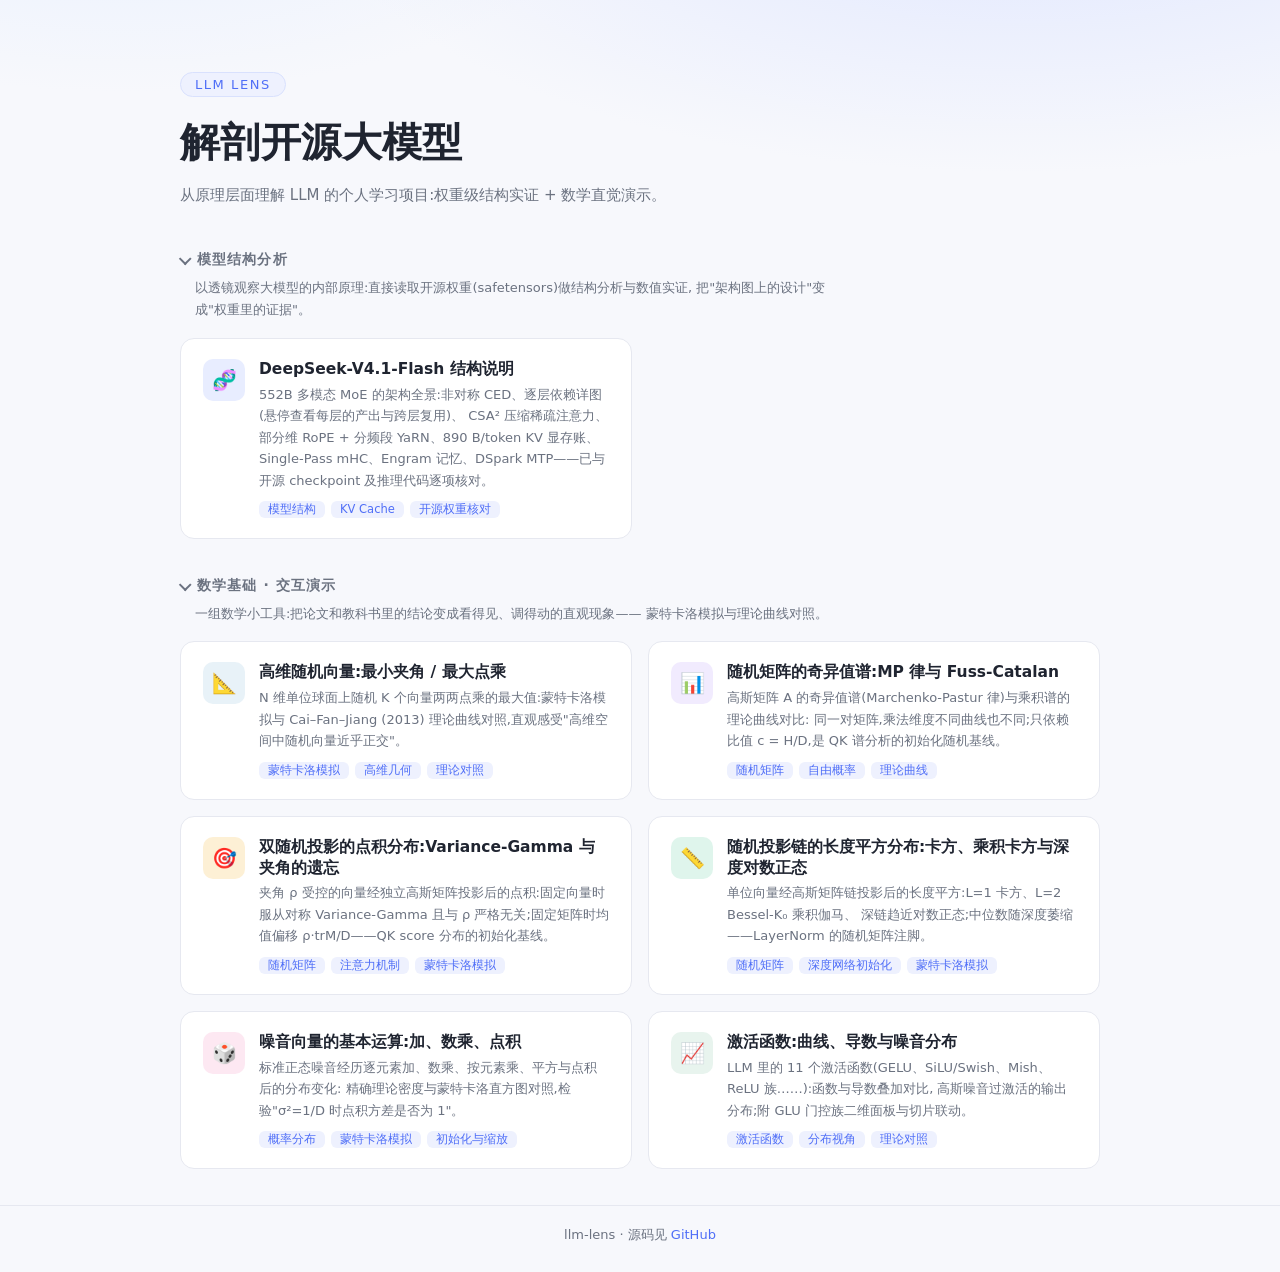
<file: index.html>
<!DOCTYPE html>
<html lang="zh-CN">
<head>
  <meta charset="UTF-8" />
  <meta name="viewport" content="width=device-width, initial-scale=1.0" />
  <title>LLM Lens · 解剖开源大模型</title>
  <style>
    :root {
      --accent: #4f6ef7;
      --accent-soft: #eef1fe;
      --text: #1f2430;
      --text-dim: #6b7280;
      --card-bg: #ffffff;
      --border: #e6e8f0;
    }
    * { margin: 0; padding: 0; box-sizing: border-box; }
    body {
      font-family: "PingFang SC", "Microsoft YaHei", "Segoe UI", system-ui, sans-serif;
      color: var(--text);
      background:
        radial-gradient(1200px 500px at 80% -10%, #dfe6ff 0%, transparent 60%),
        radial-gradient(900px 400px at 10% -10%, #e8f0ff 0%, transparent 55%),
        #f7f8fc;
      min-height: 100vh;
      display: flex;
      flex-direction: column;
    }
    .wrap {
      width: min(920px, 92vw);
      margin: 0 auto;
      flex: 1;
    }
    header {
      padding: 72px 0 40px;
    }
    .eyebrow {
      display: inline-block;
      font-size: 13px;
      letter-spacing: 0.12em;
      color: var(--accent);
      background: var(--accent-soft);
      border: 1px solid #d9e1fd;
      border-radius: 999px;
      padding: 4px 14px;
      margin-bottom: 18px;
    }
    h1 {
      font-size: clamp(28px, 5vw, 40px);
      font-weight: 700;
      letter-spacing: 0.01em;
    }
    .subtitle {
      margin-top: 12px;
      color: var(--text-dim);
      font-size: 15px;
      line-height: 1.8;
      max-width: 680px;
    }
    /* ---- 可折叠分组 ---- */
    .group { margin-bottom: 36px; }
    .group-title {
      display: inline-flex;
      align-items: center;
      gap: 8px;
      font-size: 14px;
      font-weight: 600;
      color: var(--text-dim);
      letter-spacing: 0.08em;
      cursor: pointer;
      list-style: none;
      user-select: none;
      transition: color 0.2s;
    }
    .group-title:hover { color: var(--text); }
    .group-title::-webkit-details-marker { display: none; }
    .group-title::before {
      content: "";
      width: 7px;
      height: 7px;
      border-right: 2px solid currentColor;
      border-bottom: 2px solid currentColor;
      transform: rotate(-45deg) translateY(-1px);
      transition: transform 0.2s;
    }
    .group[open] .group-title { margin-bottom: 16px; }
    .group[open] .group-title::before { transform: rotate(45deg) translateY(-1px); }
    .group-desc {
      margin: -8px 0 16px 15px;
      font-size: 13px;
      color: var(--text-dim);
      line-height: 1.75;
      max-width: 660px;
    }
    /* ---- 卡片网格 ---- */
    .project-grid {
      display: grid;
      grid-template-columns: repeat(auto-fill, minmax(300px, 1fr));
      gap: 16px;
    }
    .card {
      display: flex;
      align-items: flex-start;
      gap: 14px;
      background: var(--card-bg);
      border: 1px solid var(--border);
      border-radius: 14px;
      padding: 20px 22px;
      text-decoration: none;
      color: inherit;
      transition: transform 0.18s ease, box-shadow 0.18s ease, border-color 0.18s ease;
    }
    .card:hover {
      transform: translateY(-3px);
      border-color: #c7d2fb;
      box-shadow: 0 12px 32px rgba(79, 110, 247, 0.12);
    }
    .card-icon {
      flex-shrink: 0;
      width: 42px;
      height: 42px;
      border-radius: 10px;
      display: flex;
      align-items: center;
      justify-content: center;
      font-size: 20px;
    }
    .card-body h3 {
      font-size: 15.5px;
      font-weight: 600;
      line-height: 1.35;
      margin-bottom: 4px;
    }
    .card-body p {
      font-size: 13px;
      color: var(--text-dim);
      line-height: 1.65;
    }
    .tags {
      margin-top: 10px;
      display: flex;
      flex-wrap: wrap;
      gap: 6px;
    }
    .tag {
      font-size: 11.5px;
      color: var(--accent);
      background: var(--accent-soft);
      border-radius: 6px;
      padding: 1px 9px;
    }
    footer {
      border-top: 1px solid var(--border);
      padding: 20px 0 28px;
      font-size: 13px;
      color: var(--text-dim);
      text-align: center;
    }
    footer a {
      color: var(--accent);
      text-decoration: none;
    }
    footer a:hover { text-decoration: underline; }
  </style>
</head>
<body>
  <div class="wrap">
    <header>
      <span class="eyebrow">LLM LENS</span>
      <h1>解剖开源大模型</h1>
      <p class="subtitle">
        从原理层面理解 LLM 的个人学习项目:权重级结构实证 + 数学直觉演示。
      </p>
    </header>

    <main>
      <details class="group" open>
        <summary class="group-title">模型结构分析</summary>
        <p class="group-desc">
          以透镜观察大模型的内部原理:直接读取开源权重(safetensors)做结构分析与数值实证,
          把"架构图上的设计"变成"权重里的证据"。
        </p>
        <div class="project-grid">

          <a class="card" href="web-tools/ds-v4-1-flash-structure/index.html">
            <div class="card-icon" style="background:#e8edff;">🧬</div>
            <div class="card-body">
              <h3>DeepSeek-V4.1-Flash 结构说明</h3>
              <p>
                552B 多模态 MoE 的架构全景:非对称 CED、逐层依赖详图(悬停查看每层的产出与跨层复用)、
                CSA² 压缩稀疏注意力、部分维 RoPE + 分频段 YaRN、890 B/token KV 显存账、
                Single-Pass mHC、Engram 记忆、DSpark MTP——已与开源 checkpoint 及推理代码逐项核对。
              </p>
              <div class="tags">
                <span class="tag">模型结构</span>
                <span class="tag">KV Cache</span>
                <span class="tag">开源权重核对</span>
              </div>
            </div>
          </a>

        </div>
      </details>

      <details class="group" open>
        <summary class="group-title">数学基础 · 交互演示</summary>
        <p class="group-desc">
          一组数学小工具:把论文和教科书里的结论变成看得见、调得动的直观现象——
          蒙特卡洛模拟与理论曲线对照。
        </p>
        <div class="project-grid">

          <a class="card" href="web-tools/orthogonal-demo/index.html">
            <div class="card-icon" style="background:#e8f2f8;">📐</div>
            <div class="card-body">
              <h3>高维随机向量:最小夹角 / 最大点乘</h3>
              <p>
                N 维单位球面上随机 K 个向量两两点乘的最大值:蒙特卡洛模拟与 Cai–Fan–Jiang (2013)
                理论曲线对照,直观感受"高维空间中随机向量近乎正交"。
              </p>
              <div class="tags">
                <span class="tag">蒙特卡洛模拟</span>
                <span class="tag">高维几何</span>
                <span class="tag">理论对照</span>
              </div>
            </div>
          </a>

          <a class="card" href="web-tools/spectrum-demo/index.html">
            <div class="card-icon" style="background:#f1ebfe;">📊</div>
            <div class="card-body">
              <h3>随机矩阵的奇异值谱:MP 律与 Fuss-Catalan</h3>
              <p>
                高斯矩阵 A 的奇异值谱(Marchenko-Pastur 律)与乘积谱的理论曲线对比:
                同一对矩阵,乘法维度不同曲线也不同;只依赖比值 c = H/D,是 QK 谱分析的初始化随机基线。
              </p>
              <div class="tags">
                <span class="tag">随机矩阵</span>
                <span class="tag">自由概率</span>
                <span class="tag">理论曲线</span>
              </div>
            </div>
          </a>

          <a class="card" href="web-tools/proj-dot-demo/index.html">
            <div class="card-icon" style="background:#fdf0d5;">🎯</div>
            <div class="card-body">
              <h3>双随机投影的点积分布:Variance-Gamma 与夹角的遗忘</h3>
              <p>
                夹角 ρ 受控的向量经独立高斯矩阵投影后的点积:固定向量时服从对称 Variance-Gamma
                且与 ρ 严格无关;固定矩阵时均值偏移 ρ·trM/D——QK score 分布的初始化基线。
              </p>
              <div class="tags">
                <span class="tag">随机矩阵</span>
                <span class="tag">注意力机制</span>
                <span class="tag">蒙特卡洛模拟</span>
              </div>
            </div>
          </a>

          <a class="card" href="web-tools/proj-len-demo/index.html">
            <div class="card-icon" style="background:#dff5ec;">📏</div>
            <div class="card-body">
              <h3>随机投影链的长度平方分布:卡方、乘积卡方与深度对数正态</h3>
              <p>
                单位向量经高斯矩阵链投影后的长度平方:L=1 卡方、L=2 Bessel-K₀ 乘积伽马、
                深链趋近对数正态;中位数随深度萎缩——LayerNorm 的随机矩阵注脚。
              </p>
              <div class="tags">
                <span class="tag">随机矩阵</span>
                <span class="tag">深度网络初始化</span>
                <span class="tag">蒙特卡洛模拟</span>
              </div>
            </div>
          </a>

          <a class="card" href="web-tools/noise-ops-demo/index.html">
            <div class="card-icon" style="background:#fde8f2;">🎲</div>
            <div class="card-body">
              <h3>噪音向量的基本运算:加、数乘、点积</h3>
              <p>
                标准正态噪音经历逐元素加、数乘、按元素乘、平方与点积后的分布变化:
                精确理论密度与蒙特卡洛直方图对照,检验"σ²=1/D 时点积方差是否为 1"。
              </p>
              <div class="tags">
                <span class="tag">概率分布</span>
                <span class="tag">蒙特卡洛模拟</span>
                <span class="tag">初始化与缩放</span>
              </div>
            </div>
          </a>

          <a class="card" href="web-tools/activation-demo/index.html">
            <div class="card-icon" style="background:#e8f4ee;">📈</div>
            <div class="card-body">
              <h3>激活函数:曲线、导数与噪音分布</h3>
              <p>
                LLM 里的 11 个激活函数(GELU、SiLU/Swish、Mish、ReLU 族……):函数与导数叠加对比,
                高斯噪音过激活的输出分布;附 GLU 门控族二维面板与切片联动。
              </p>
              <div class="tags">
                <span class="tag">激活函数</span>
                <span class="tag">分布视角</span>
                <span class="tag">理论对照</span>
              </div>
            </div>
          </a>

        </div>
      </details>
    </main>
  </div>

  <footer>
    <div class="wrap">
      llm-lens · 源码见 <a href="https://github.com/treert/llm-lens">GitHub</a>
    </div>
  </footer>
</body>
</html>
</file>
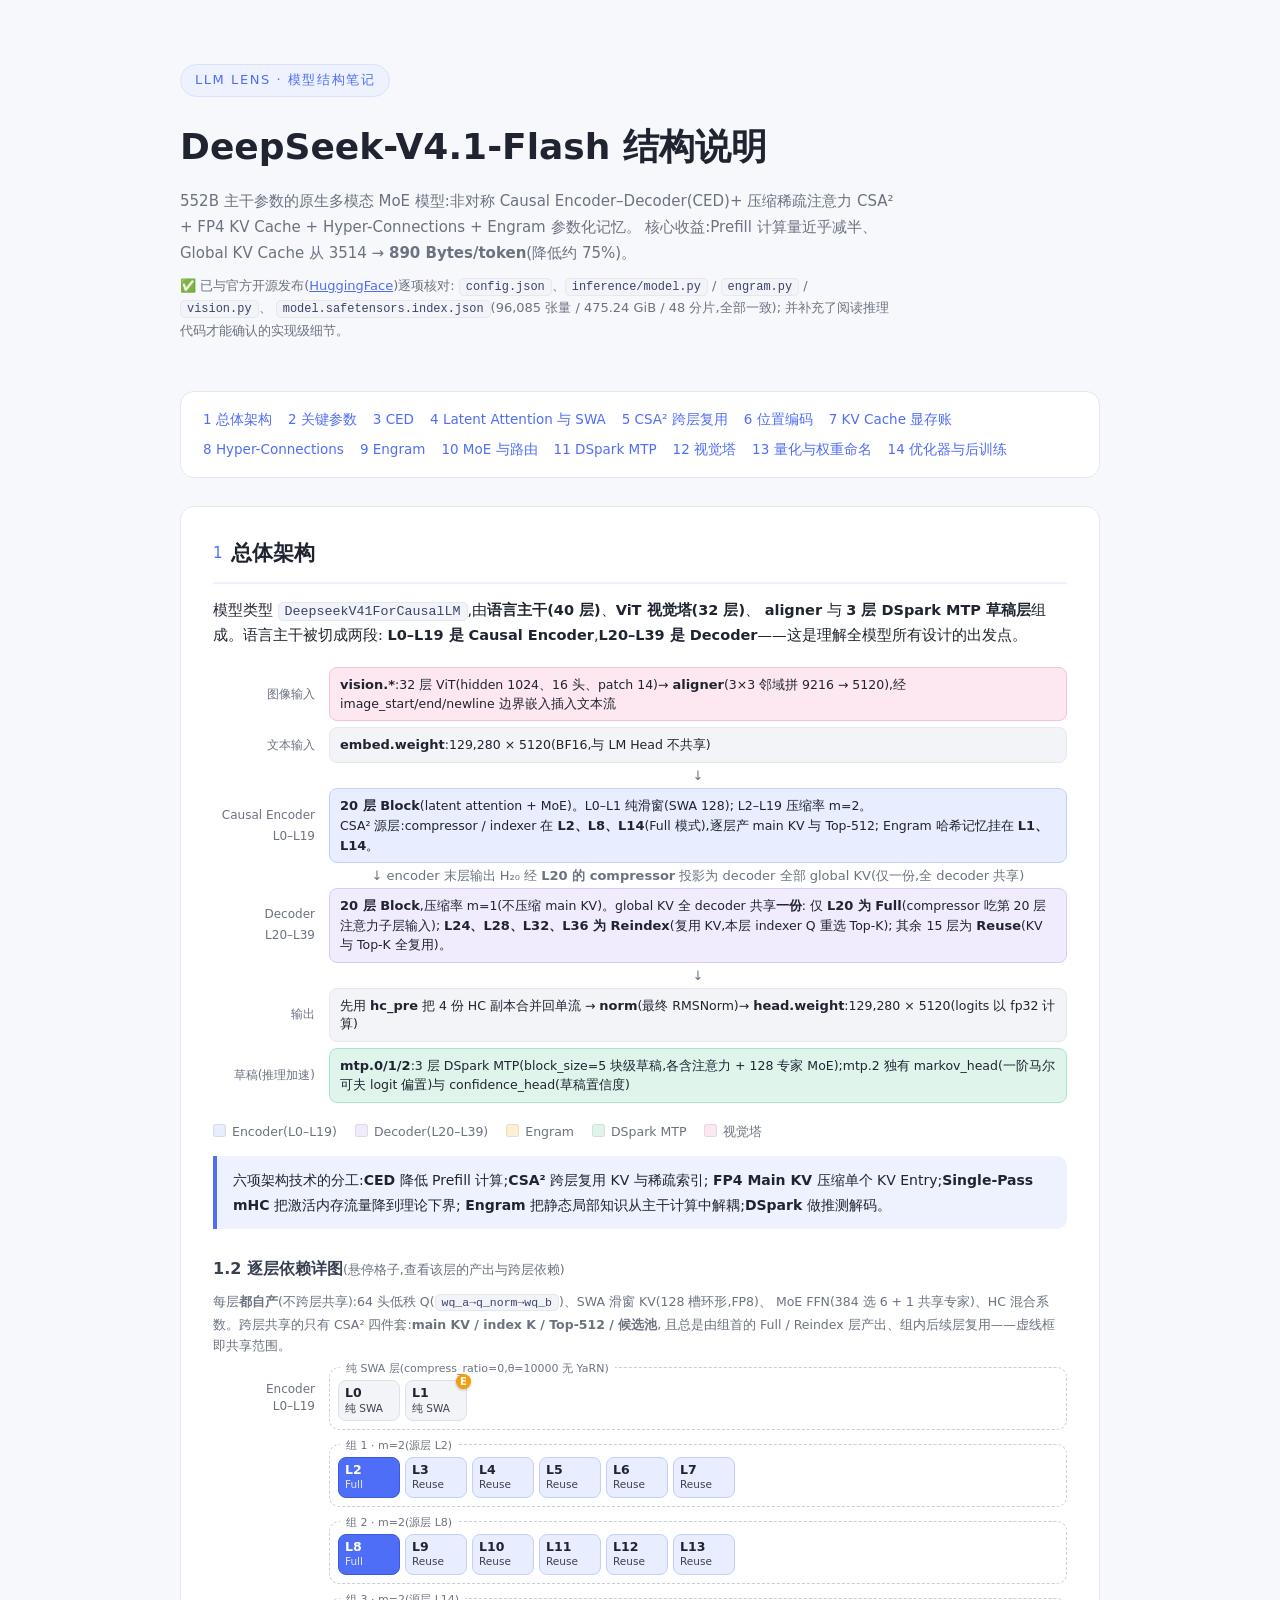
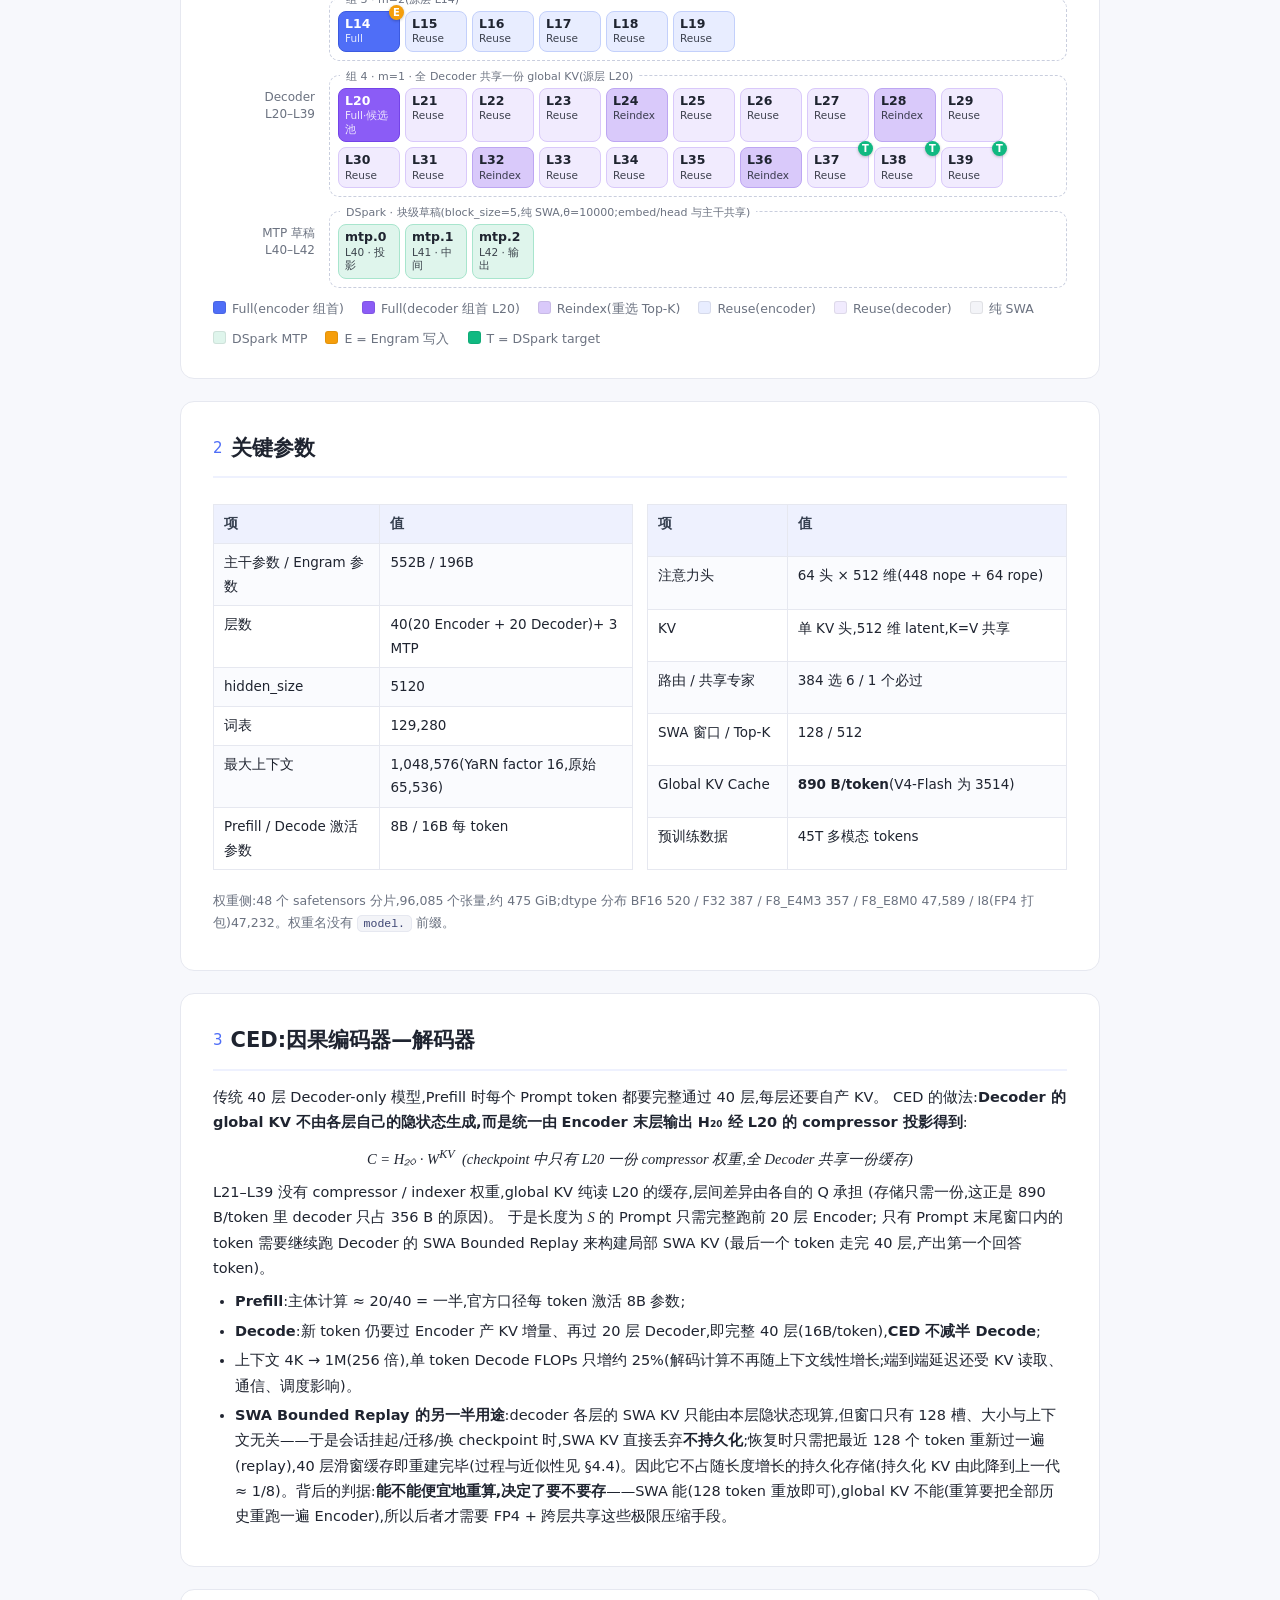
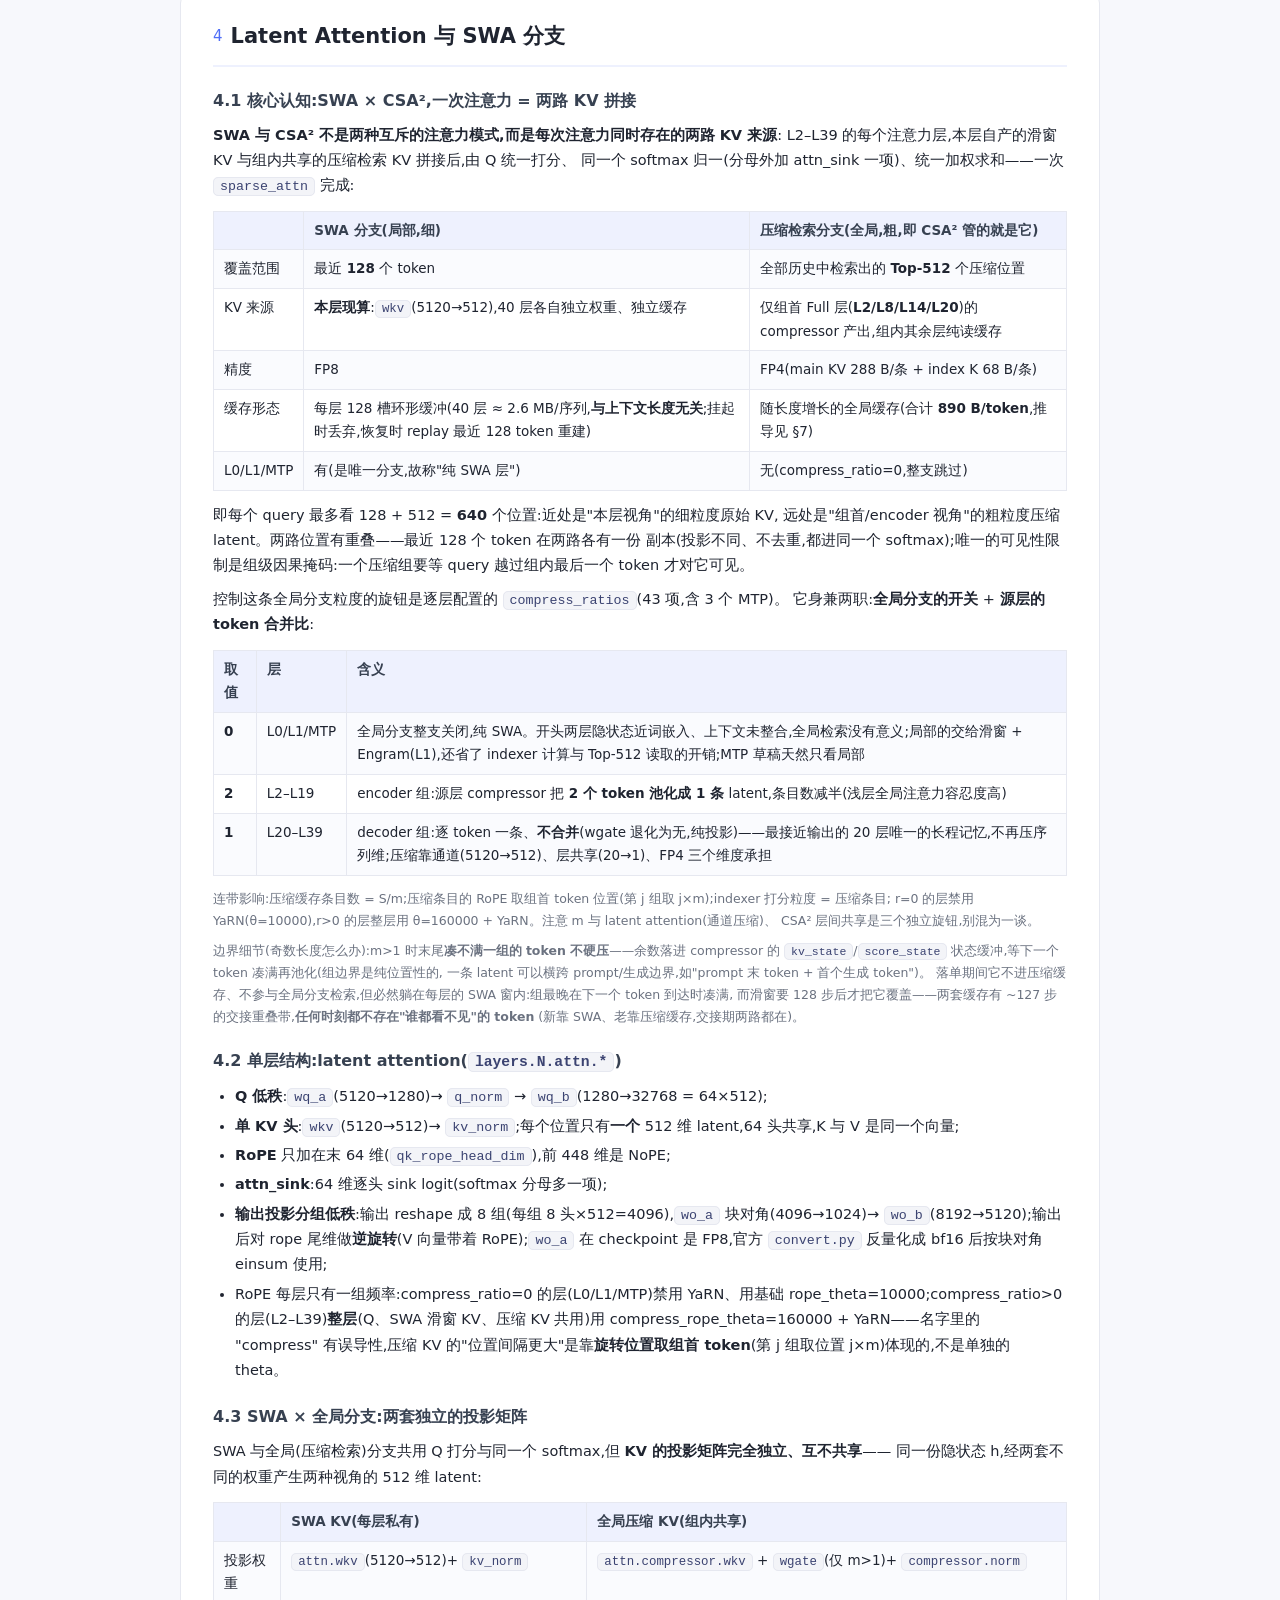
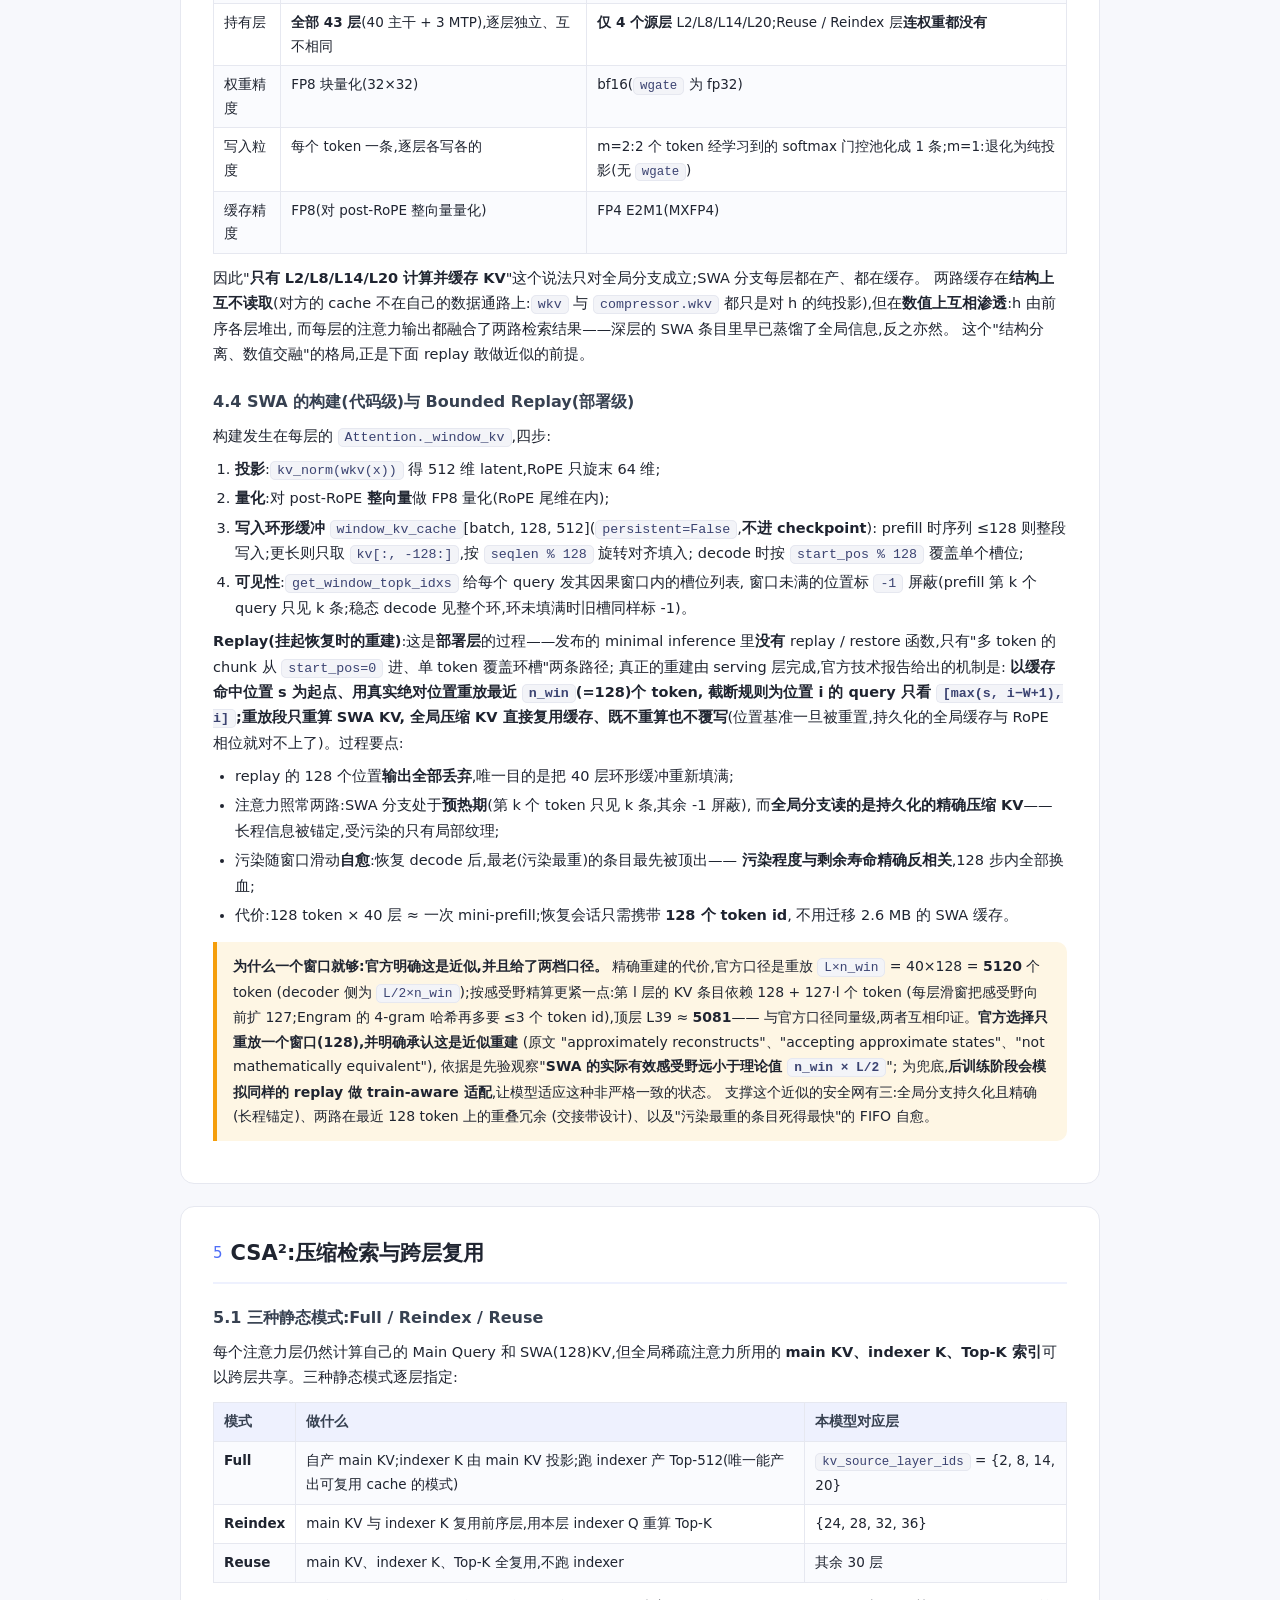
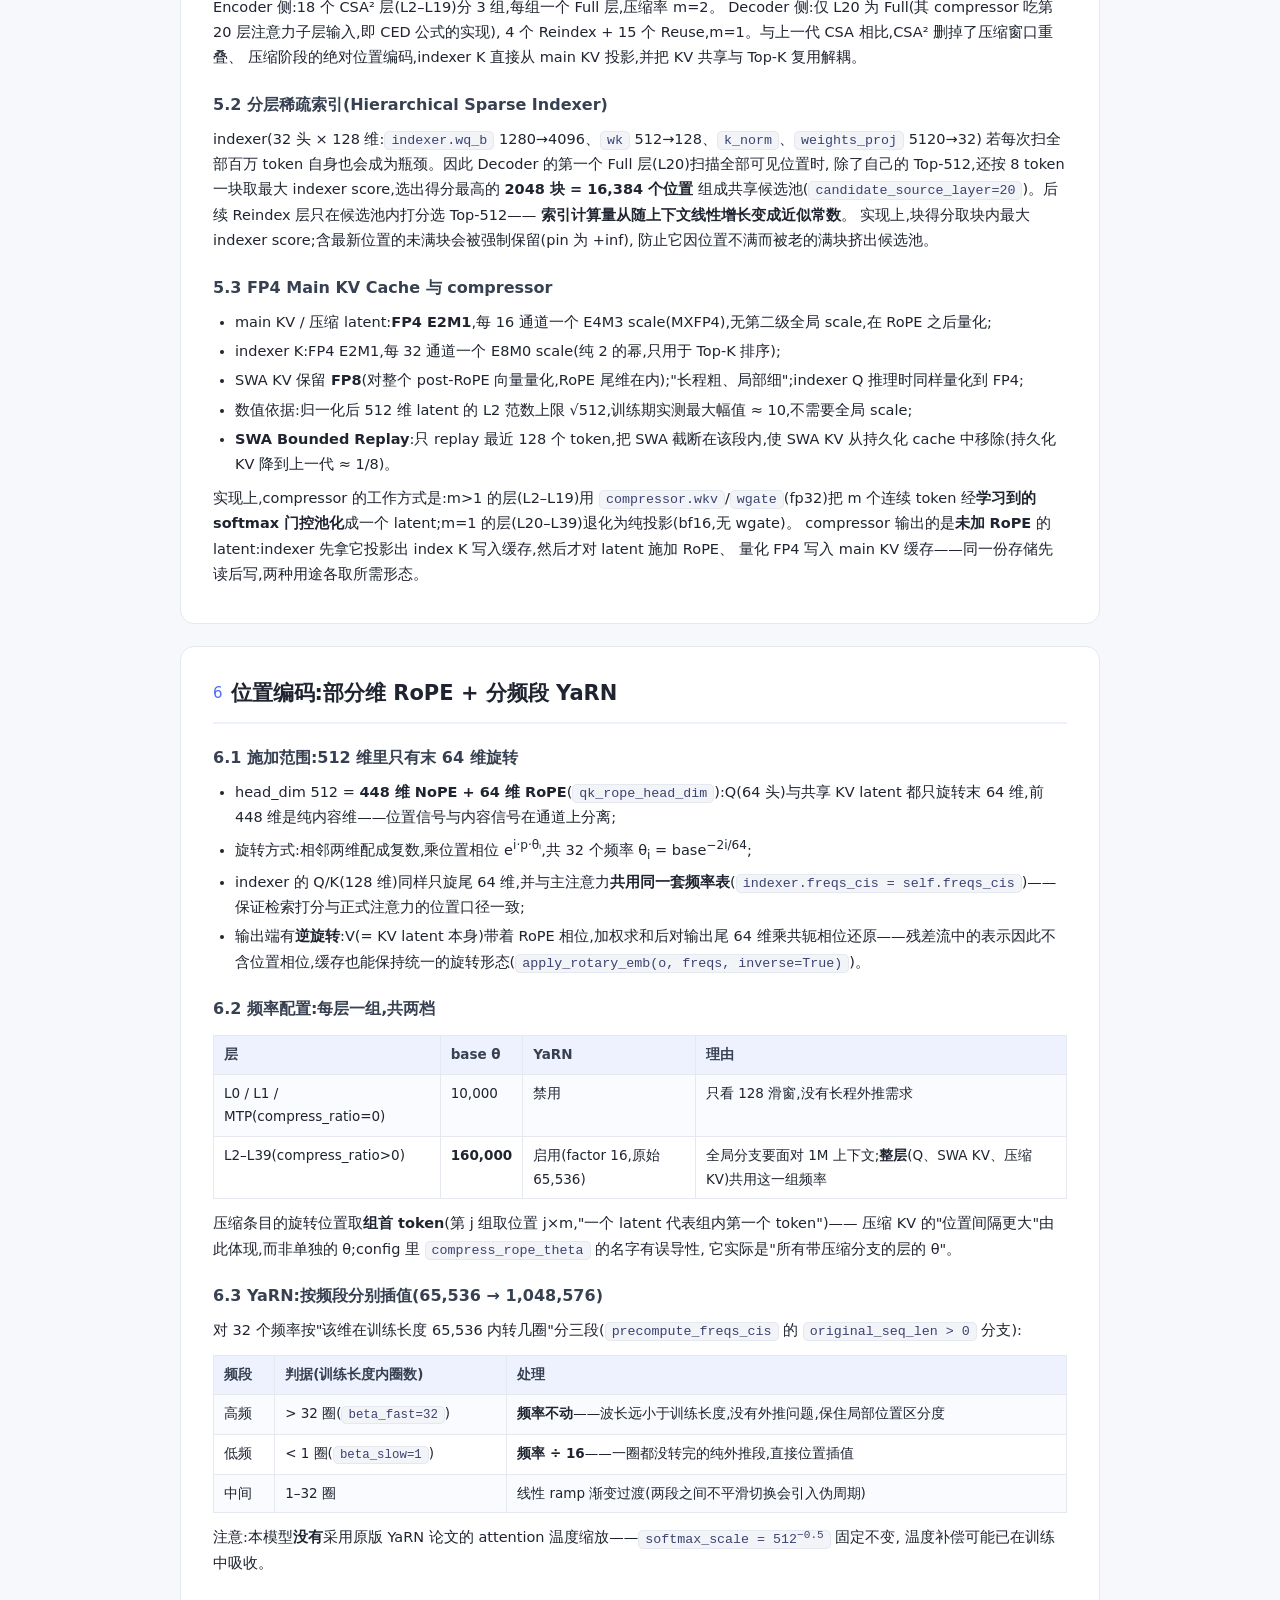
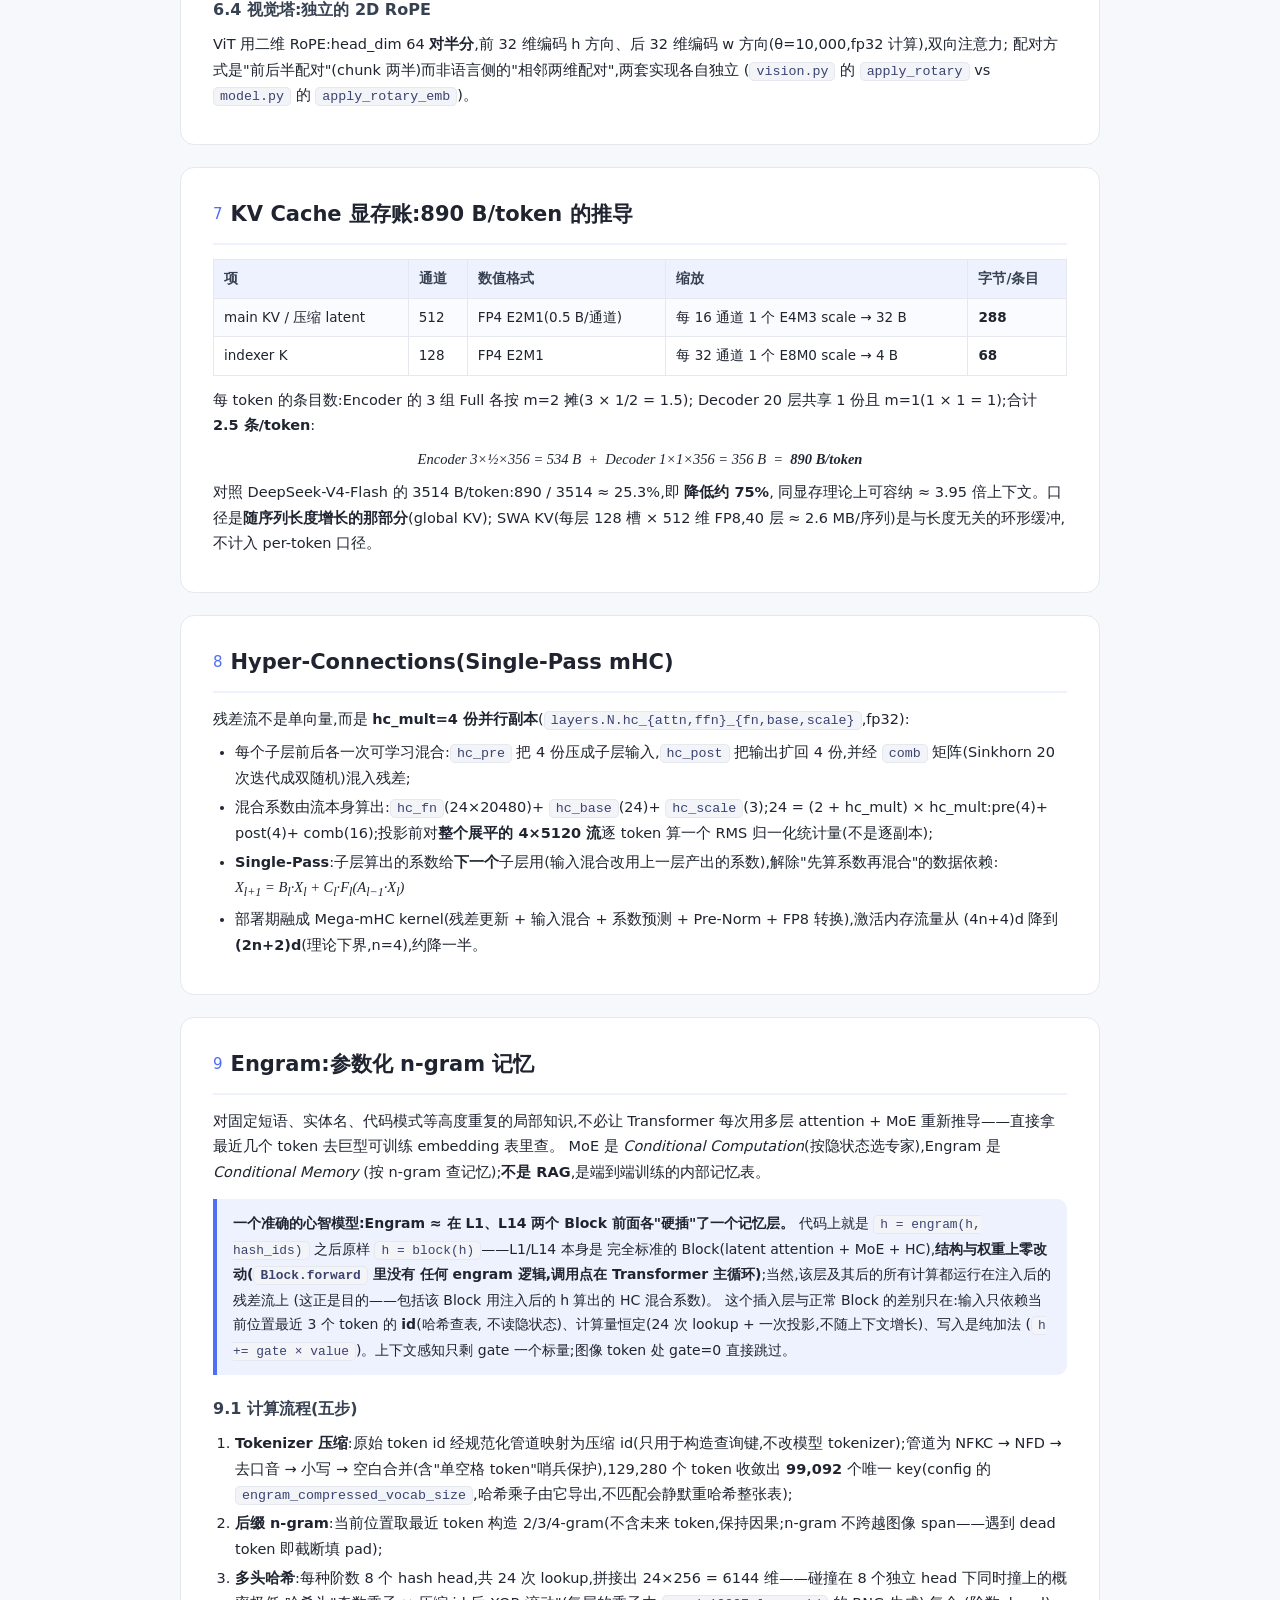
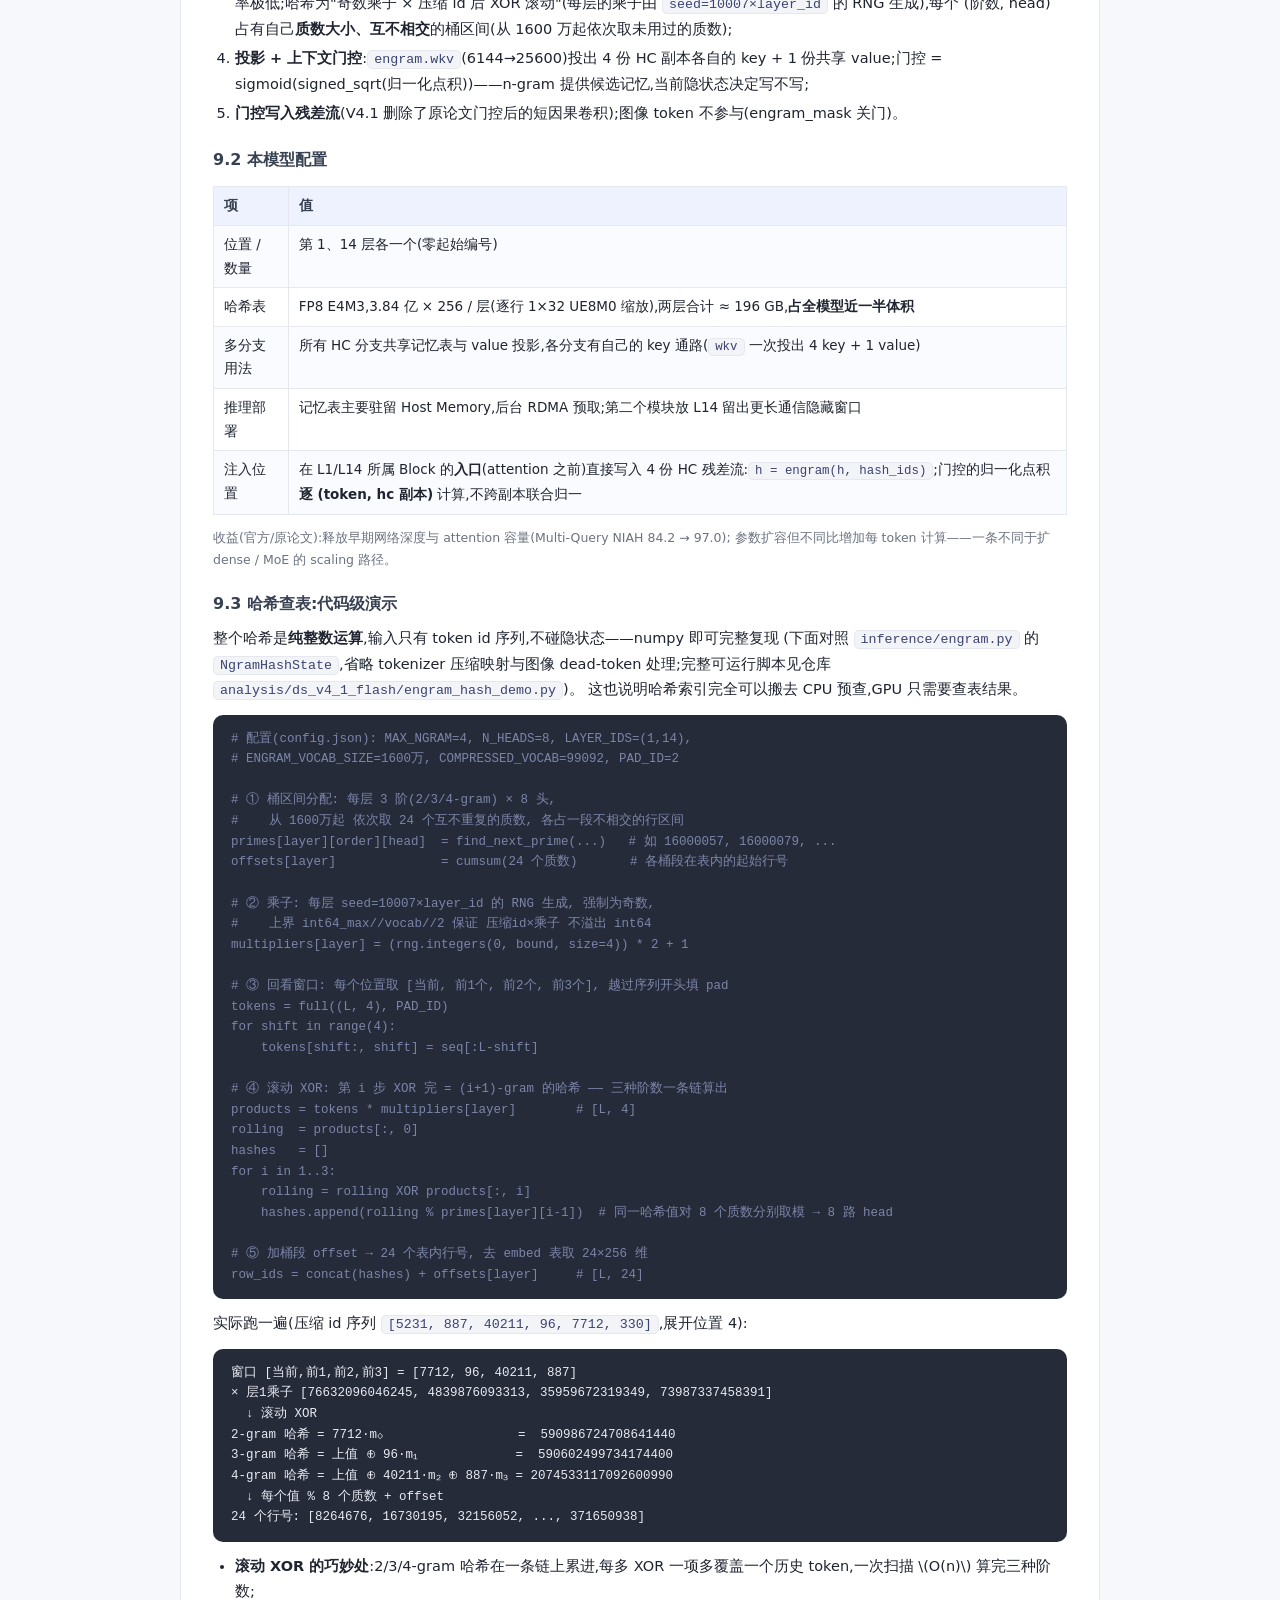
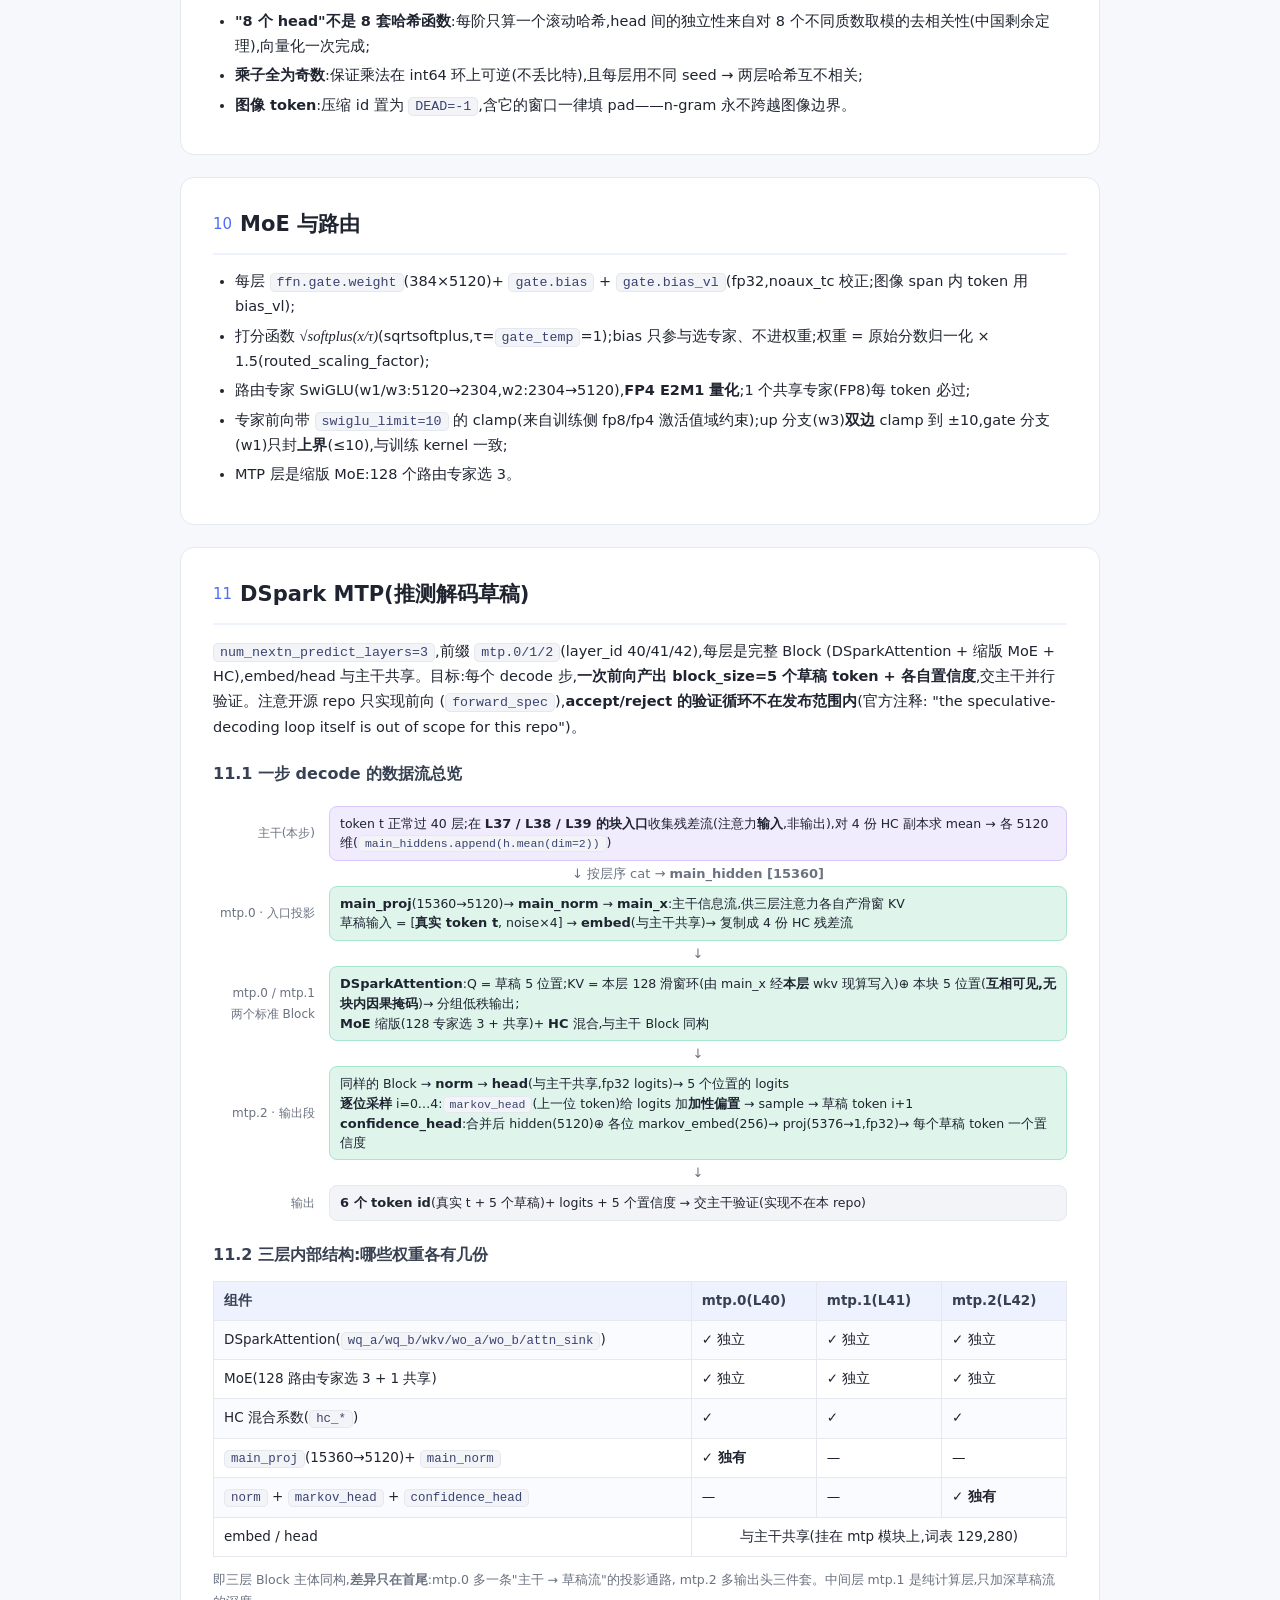
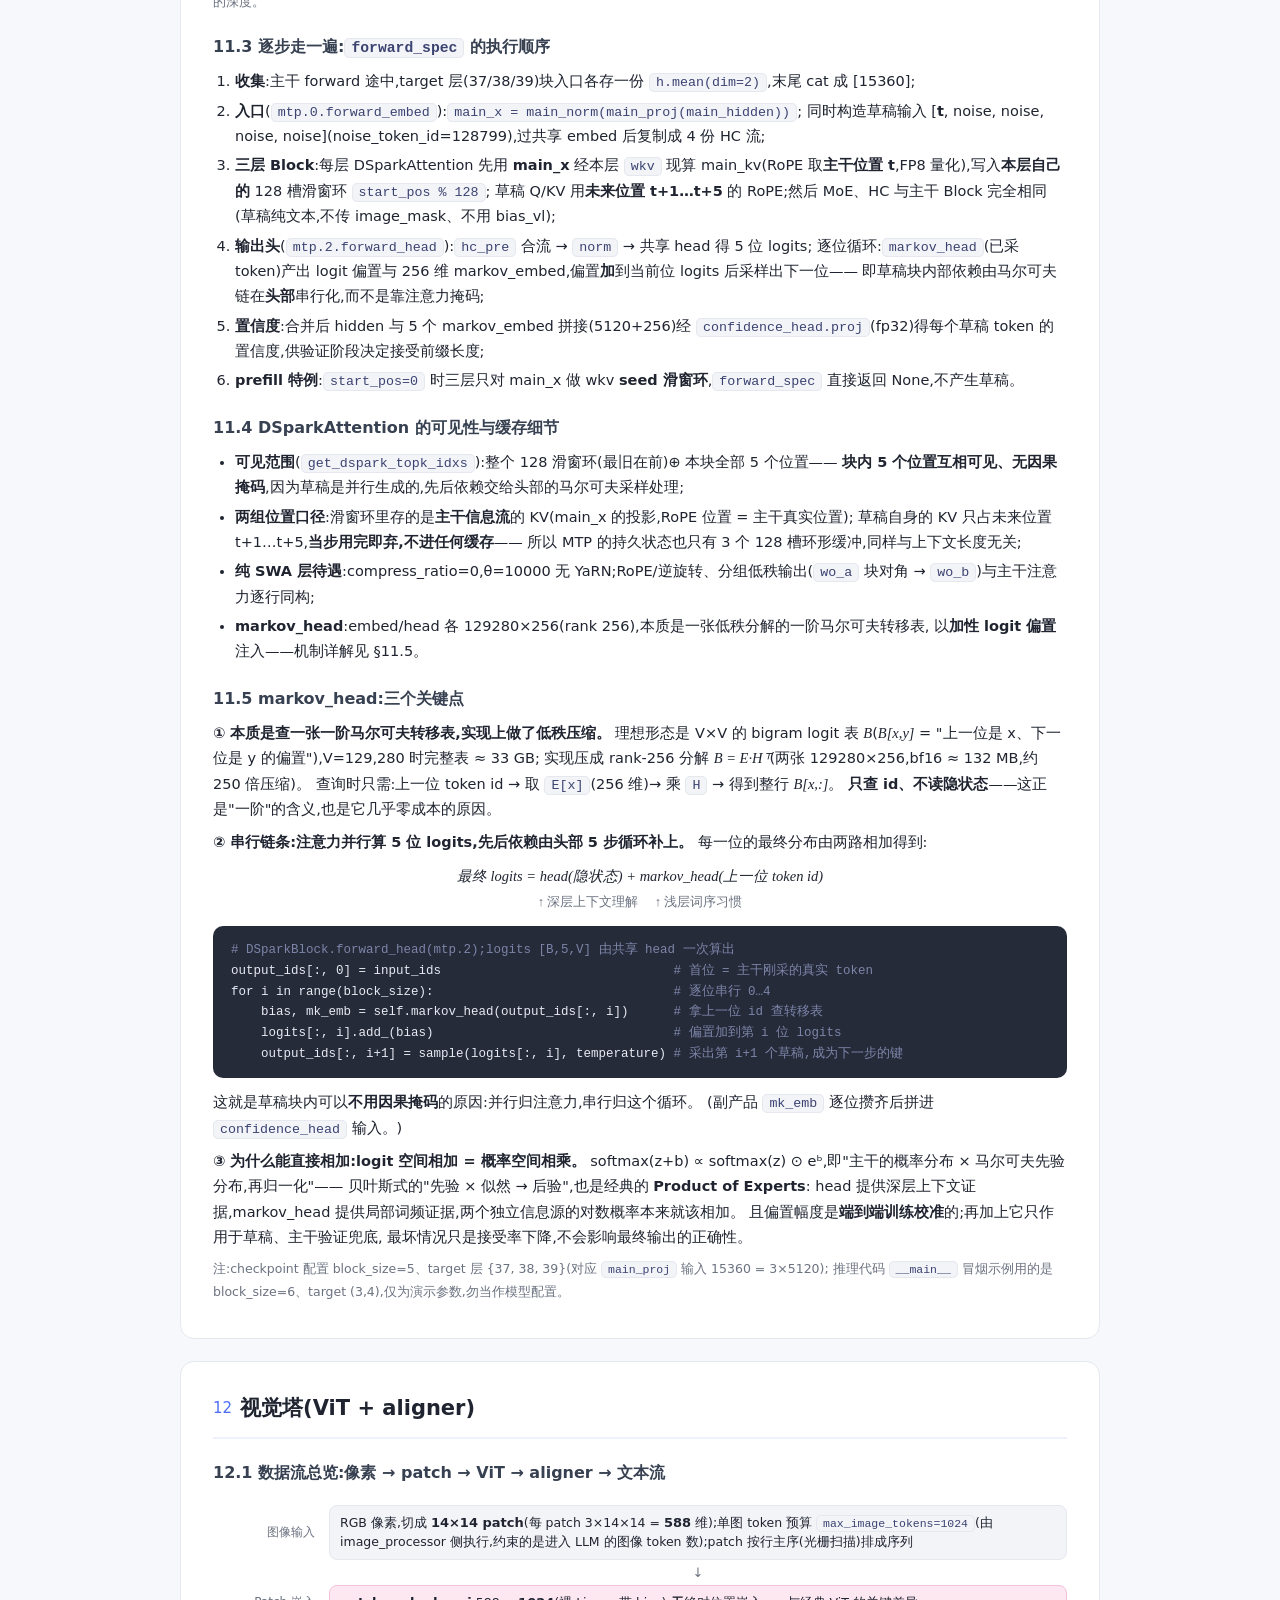
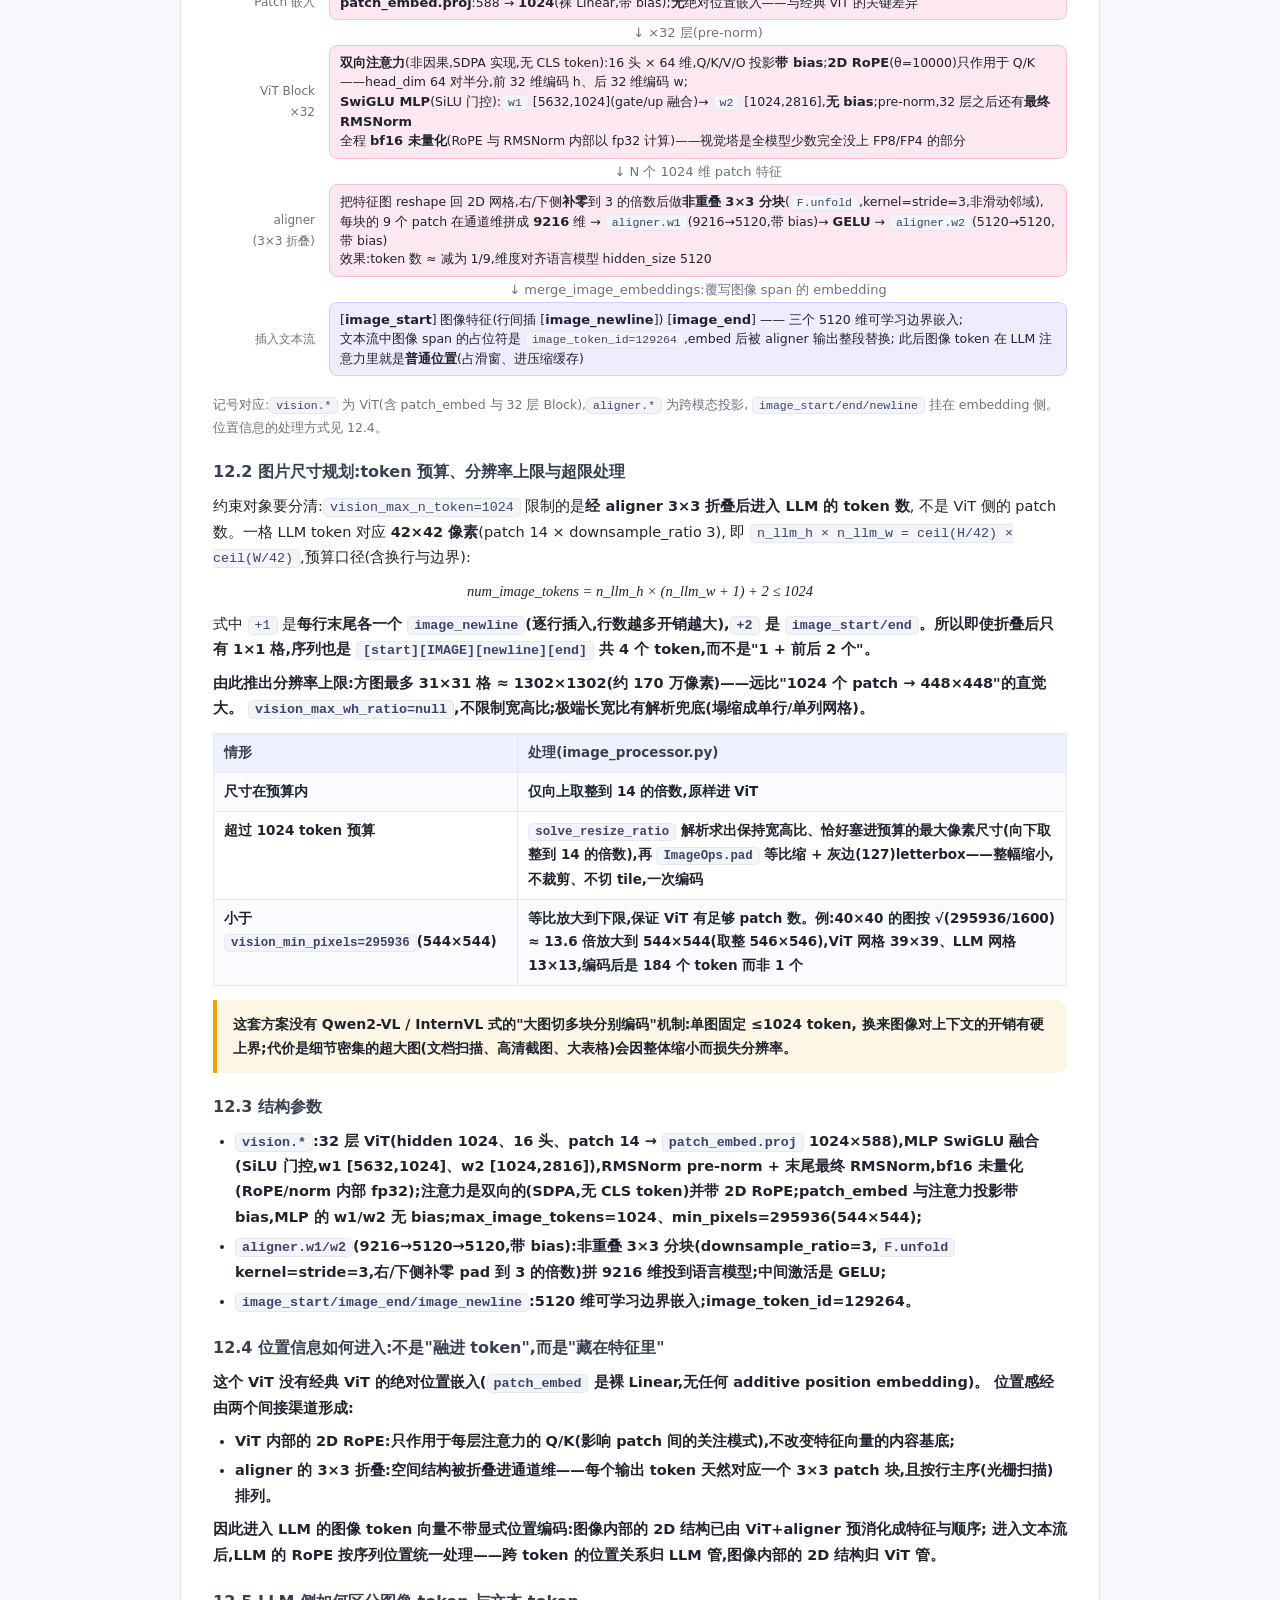
<file: web-tools/ds-v4-1-flash-structure/index.html>
<!DOCTYPE html>
<html lang="zh-CN">
<head>
  <meta charset="UTF-8" />
  <meta name="viewport" content="width=device-width, initial-scale=1.0" />
  <title>DeepSeek-V4.1-Flash 结构说明 · LLM Lens</title>
  <style>
    :root {
      --accent: #4f6ef7;
      --accent-soft: #eef1fe;
      --text: #1f2430;
      --text-dim: #6b7280;
      --card-bg: #ffffff;
      --border: #e6e8f0;
      --enc: #4f6ef7;
      --dec: #8b5cf6;
      --swa: #0ea5e9;
      --engram: #f59e0b;
      --mtp: #10b981;
      --vit: #ec4899;
    }
    * { margin: 0; padding: 0; box-sizing: border-box; }
    body {
      font-family: "PingFang SC", "Microsoft YaHei", "Segoe UI", system-ui, sans-serif;
      color: var(--text);
      background:
        radial-gradient(1200px 500px at 80% -10%, #dfe6ff 0%, transparent 60%),
        radial-gradient(900px 400px at 10% -10%, #e8f0ff 0%, transparent 55%),
        #f7f8fc;
      min-height: 100vh;
      line-height: 1.75;
    }
    .wrap { width: min(920px, 92vw); margin: 0 auto; }
    header { padding: 64px 0 32px; }
    .eyebrow {
      display: inline-block; font-size: 13px; letter-spacing: 0.12em;
      color: var(--accent); background: var(--accent-soft);
      border: 1px solid #d9e1fd; border-radius: 999px; padding: 4px 14px; margin-bottom: 18px;
    }
    h1 { font-size: clamp(26px, 4.5vw, 36px); font-weight: 700; }
    .subtitle { margin-top: 10px; color: var(--text-dim); font-size: 15px; max-width: 720px; }
    nav.toc {
      background: var(--card-bg); border: 1px solid var(--border); border-radius: 14px;
      padding: 16px 22px; margin: 8px 0 28px; font-size: 13.5px;
      display: flex; flex-wrap: wrap; gap: 6px 16px;
    }
    nav.toc a { color: var(--accent); text-decoration: none; }
    nav.toc a:hover { text-decoration: underline; }
    section.card {
      background: var(--card-bg); border: 1px solid var(--border); border-radius: 14px;
      padding: 28px 32px; margin-bottom: 22px;
    }
    h2 { font-size: 21px; font-weight: 650; margin-bottom: 14px; padding-bottom: 10px; border-bottom: 2px solid var(--accent-soft); }
    h2 .no { color: var(--accent); font-weight: 400; margin-right: 8px; font-size: 15px; vertical-align: 2px; }
    h3 { font-size: 16px; font-weight: 600; margin: 20px 0 8px; color: #374151; }
    p { margin: 8px 0; font-size: 14.5px; }
    ul, ol { margin: 8px 0 8px 22px; font-size: 14.5px; }
    li { margin: 4px 0; }
    code, .mono {
      font-family: "Cascadia Code", Consolas, "Courier New", monospace;
      font-size: 0.92em; background: #f3f4f8; border: 1px solid var(--border);
      border-radius: 5px; padding: 1px 6px; color: #3b4371;
    }
    .math { font-family: "STIX Two Math", "Cambria Math", Georgia, serif; font-style: italic; }
    table { width: 100%; border-collapse: collapse; margin: 12px 0; font-size: 13.5px; }
    th, td { border: 1px solid var(--border); padding: 7px 10px; text-align: left; vertical-align: top; }
    th { background: var(--accent-soft); font-weight: 600; color: #374151; }
    tr:nth-child(even) td { background: #fafbfe; }
    .callout {
      border-left: 4px solid var(--accent); background: var(--accent-soft);
      border-radius: 0 10px 10px 0; padding: 12px 16px; margin: 14px 0; font-size: 14px;
    }
    .callout.warn { border-color: #f59e0b; background: #fef6e4; }
    .grid2 { display: grid; grid-template-columns: 1fr 1fr; gap: 14px; }
    @media (max-width: 720px) { .grid2 { grid-template-columns: 1fr; } }
    /* ---- 架构图 ---- */
    .arch { display: flex; flex-direction: column; gap: 6px; margin: 18px 0; }
    .arch-row { display: flex; align-items: stretch; gap: 8px; }
    .arch-label { flex: 0 0 108px; font-size: 12px; color: var(--text-dim); display: flex; align-items: center; justify-content: flex-end; text-align: right; padding-right: 6px; }
    .blk { flex: 1; border-radius: 8px; padding: 7px 10px; font-size: 12.5px; line-height: 1.5; border: 1px solid transparent; }
    .blk b { font-size: 13px; }
    .blk-io     { background: #f3f4f8; border-color: var(--border); }
    .blk-enc    { background: #e8edff; border-color: #c3d0fb; }
    .blk-dec    { background: #f1ebfe; border-color: #d9c9fa; }
    .blk-engram { background: #fdf0d5; border-color: #f3d89a; }
    .blk-mtp    { background: #dff5ec; border-color: #a8e5cd; }
    .blk-vit    { background: #fde8f2; border-color: #f5c0da; }
    .arrow-down { text-align: center; color: var(--text-dim); font-size: 13px; line-height: 1; padding-left: 116px; }
    .legend { display: flex; flex-wrap: wrap; gap: 8px 18px; font-size: 12.5px; color: var(--text-dim); margin-top: 10px; }
    .legend span::before { content: ""; display: inline-block; width: 11px; height: 11px; border-radius: 3px; margin-right: 6px; vertical-align: -1px; background: var(--c); border: 1px solid rgba(0,0,0,0.08); }
    /* ---- 逐层依赖详图 ---- */
    .layers { display: flex; flex-direction: column; gap: 14px; margin: 6px 0 4px; }
    .lg-row { display: flex; gap: 8px; align-items: flex-start; }
    .lg-label { flex: 0 0 108px; font-size: 12px; color: var(--text-dim); text-align: right; padding: 14px 6px 0 0; line-height: 1.4; }
    .lg-stack { flex: 1; display: flex; flex-direction: column; gap: 14px; min-width: 0; }
    .lg-group { position: relative; border: 1.5px dashed #c9cede; border-radius: 10px; padding: 12px 8px 8px; display: flex; flex-wrap: wrap; gap: 5px; }
    .glabel { position: absolute; top: -9px; left: 10px; background: #fff; padding: 0 6px; font-size: 11px; color: var(--text-dim); }
    .cell { position: relative; width: 62px; border-radius: 8px; border: 1px solid transparent; padding: 4px 6px 5px; font-size: 10.5px; line-height: 1.3; cursor: default; }
    .cell .lid { font-size: 12.5px; font-weight: 700; }
    .cell .role { opacity: 0.85; }
    .c-swa       { background: #f3f4f8; border-color: #dfe1ea; }
    .c-full-enc  { background: #4f6ef7; border-color: #3b5ae0; color: #fff; }
    .c-reuse-enc { background: #e8edff; border-color: #c3d0fb; }
    .c-full-dec  { background: #8b5cf6; border-color: #7443e8; color: #fff; }
    .c-reidx     { background: #d9c9fa; border-color: #bda6f2; }
    .c-reuse-dec { background: #f1ebfe; border-color: #d9c9fa; }
    .c-mtp       { background: #dff5ec; border-color: #a8e5cd; }
    .bdg { position: absolute; top: -7px; right: -5px; width: 15px; height: 15px; border-radius: 50%; font-size: 10px; font-weight: 700; color: #fff; display: flex; align-items: center; justify-content: center; box-shadow: 0 1px 3px rgba(0,0,0,0.25); }
    .bdg-e { background: #f59e0b; }
    .bdg-t { background: #10b981; }
    .tip { display: none; position: absolute; top: calc(100% + 8px); left: 50%; transform: translateX(-50%); width: 300px; background: #262b3a; color: #e8eaf2; border-radius: 10px; padding: 10px 12px; font-size: 12px; line-height: 1.55; z-index: 30; box-shadow: 0 10px 28px rgba(20,24,40,0.35); text-align: left; }
    .cell:hover .tip { display: block; }
    .lg-group > .cell:first-of-type .tip { left: 0; transform: none; }
    .lg-group > .cell:last-of-type .tip { left: auto; right: 0; transform: none; }
    .tip .tt { font-weight: 700; color: #fff; margin-bottom: 4px; font-size: 12.5px; }
    .tip ul { margin: 0 0 0 16px; font-size: 12px; }
    .tip li { margin: 2px 0; }
    .tip code { background: rgba(255,255,255,0.14); border: none; color: #cdd6ff; padding: 0 4px; }
    .tip b { color: #a9bcff; }
    pre {
      background: #262b3a; color: #e8eaf2; border-radius: 10px; padding: 14px 18px;
      font-family: "Cascadia Code", Consolas, "Courier New", monospace;
      font-size: 12.5px; line-height: 1.65; overflow-x: auto; margin: 12px 0;
    }
    pre code { background: none; border: none; padding: 0; color: inherit; font-size: inherit; }
    pre .cm { color: #7c85a8; }
    footer { border-top: 1px solid var(--border); padding: 20px 0 30px; font-size: 13px; color: var(--text-dim); text-align: center; }
    .src { font-size: 12.5px; color: var(--text-dim); }
  </style>
</head>
<body>
  <div class="wrap">
    <header>
      <span class="eyebrow">LLM LENS · 模型结构笔记</span>
      <h1>DeepSeek-V4.1-Flash 结构说明</h1>
      <p class="subtitle">
        552B 主干参数的原生多模态 MoE 模型:非对称 Causal Encoder–Decoder(CED)+
        压缩稀疏注意力 CSA² + FP4 KV Cache + Hyper-Connections + Engram 参数化记忆。
        核心收益:Prefill 计算量近乎减半、Global KV Cache 从 3514 → <b>890 Bytes/token</b>(降低约 75%)。
      </p>
      <p class="subtitle" style="margin-top:8px; font-size:13px">
        ✅ 已与官方开源发布(<a href="https://huggingface.co/deepseek-ai/DeepSeek-V4.1-Flash" style="color:var(--accent)">HuggingFace</a>)逐项核对:
        <code>config.json</code>、<code>inference/model.py</code> / <code>engram.py</code> / <code>vision.py</code>、
        <code>model.safetensors.index.json</code>(96,085 张量 / 475.24 GiB / 48 分片,全部一致);
        并补充了阅读推理代码才能确认的实现级细节。
      </p>
    </header>

    <nav class="toc">
      <a href="#overview">1 总体架构</a>
      <a href="#params">2 关键参数</a>
      <a href="#ced">3 CED</a>
      <a href="#attn">4 Latent Attention 与 SWA</a>
      <a href="#csa2">5 CSA² 跨层复用</a>
      <a href="#rope">6 位置编码</a>
      <a href="#kv">7 KV Cache 显存账</a>
      <a href="#hc">8 Hyper-Connections</a>
      <a href="#engram">9 Engram</a>
      <a href="#moe">10 MoE 与路由</a>
      <a href="#mtp">11 DSpark MTP</a>
      <a href="#vit">12 视觉塔</a>
      <a href="#quant">13 量化与权重命名</a>
      <a href="#optim">14 优化器与后训练</a>
    </nav>

    <section class="card" id="overview">
      <h2><span class="no">1</span>总体架构</h2>
      <p>
        模型类型 <code>DeepseekV41ForCausalLM</code>,由<b>语言主干(40 层)</b>、<b>ViT 视觉塔(32 层)</b>、
        <b>aligner</b> 与 <b>3 层 DSpark MTP 草稿层</b>组成。语言主干被切成两段:
        <b>L0–L19 是 Causal Encoder</b>,<b>L20–L39 是 Decoder</b>——这是理解全模型所有设计的出发点。
      </p>

      <div class="arch">
        <div class="arch-row">
          <div class="arch-label">图像输入</div>
          <div class="blk blk-vit"><b>vision.*</b>:32 层 ViT(hidden 1024、16 头、patch 14)→ <b>aligner</b>(3×3 邻域拼 9216 → 5120),经 image_start/end/newline 边界嵌入插入文本流</div>
        </div>
        <div class="arch-row">
          <div class="arch-label">文本输入</div>
          <div class="blk blk-io"><b>embed.weight</b>:129,280 × 5120(BF16,与 LM Head 不共享)</div>
        </div>
        <div class="arrow-down">↓</div>
        <div class="arch-row">
          <div class="arch-label">Causal Encoder<br>L0–L19</div>
          <div class="blk blk-enc">
            <b>20 层 Block</b>(latent attention + MoE)。L0–L1 纯滑窗(SWA 128);
            L2–L19 压缩率 m=2。<br>
            CSA² 源层:compressor / indexer 在 <b>L2、L8、L14</b>(Full 模式),逐层产 main KV 与 Top-512;
            Engram 哈希记忆挂在 <b>L1、L14</b>。
          </div>
        </div>
        <div class="arrow-down">↓ encoder 末层输出 H₂₀ 经 <b>L20 的 compressor</b> 投影为 decoder 全部 global KV(仅一份,全 decoder 共享)</div>
        <div class="arch-row">
          <div class="arch-label">Decoder<br>L20–L39</div>
          <div class="blk blk-dec">
            <b>20 层 Block</b>,压缩率 m=1(不压缩 main KV)。global KV 全 decoder 共享<b>一份</b>:
            仅 <b>L20 为 Full</b>(compressor 吃第 20 层注意力子层输入);
            <b>L24、L28、L32、L36 为 Reindex</b>(复用 KV,本层 indexer Q 重选 Top-K);
            其余 15 层为 <b>Reuse</b>(KV 与 Top-K 全复用)。
          </div>
        </div>
        <div class="arrow-down">↓</div>
        <div class="arch-row">
          <div class="arch-label">输出</div>
          <div class="blk blk-io">先用 <b>hc_pre</b> 把 4 份 HC 副本合并回单流 → <b>norm</b>(最终 RMSNorm)→ <b>head.weight</b>:129,280 × 5120(logits 以 fp32 计算)</div>
        </div>
        <div class="arch-row">
          <div class="arch-label">草稿(推理加速)</div>
          <div class="blk blk-mtp"><b>mtp.0/1/2</b>:3 层 DSpark MTP(block_size=5 块级草稿,各含注意力 + 128 专家 MoE);mtp.2 独有 markov_head(一阶马尔可夫 logit 偏置)与 confidence_head(草稿置信度)</div>
        </div>
      </div>
      <div class="legend">
        <span style="--c:#e8edff">Encoder(L0–L19)</span>
        <span style="--c:#f1ebfe">Decoder(L20–L39)</span>
        <span style="--c:#fdf0d5">Engram</span>
        <span style="--c:#dff5ec">DSpark MTP</span>
        <span style="--c:#fde8f2">视觉塔</span>
      </div>

      <div class="callout">
        六项架构技术的分工:<b>CED</b> 降低 Prefill 计算;<b>CSA²</b> 跨层复用 KV 与稀疏索引;
        <b>FP4 Main KV</b> 压缩单个 KV Entry;<b>Single-Pass mHC</b> 把激活内存流量降到理论下界;
        <b>Engram</b> 把静态局部知识从主干计算中解耦;<b>DSpark</b> 做推测解码。
      </div>

      <h3 style="margin-top:26px">1.2 逐层依赖详图<span style="font-weight:400; font-size:12.5px; color:var(--text-dim)">(悬停格子,查看该层的产出与跨层依赖)</span></h3>
      <p class="src" style="margin-bottom:10px">
        每层<b>都自产</b>(不跨层共享):64 头低秩 Q(<code>wq_a→q_norm→wq_b</code>)、SWA 滑窗 KV(128 槽环形,FP8)、
        MoE FFN(384 选 6 + 1 共享专家)、HC 混合系数。跨层共享的只有 CSA² 四件套:<b>main KV / index K / Top-512 / 候选池</b>,
        且总是由组首的 Full / Reindex 层产出、组内后续层复用——虚线框即共享范围。
      </p>
      <div class="layers">
        <div class="lg-row">
          <div class="lg-label">Encoder<br>L0–L19</div>
          <div class="lg-stack">
            <div class="lg-group"><span class="glabel">纯 SWA 层(compress_ratio=0,θ=10000 无 YaRN)</span>
              <div class="cell c-swa"><div class="lid">L0</div><div class="role">纯 SWA</div>
                <div class="tip"><div class="tt">L0 · Encoder · 纯滑窗</div><ul>
                  <li>compress_ratio=0:只有 128 滑窗,<b>无</b>压缩 KV / indexer</li>
                  <li>RoPE:θ=10000,禁用 YaRN</li>
                  <li>不依赖任何前序层的 KV / 索引</li>
                </ul></div>
              </div>
              <div class="cell c-swa"><span class="bdg bdg-e" title="Engram">E</span><div class="lid">L1</div><div class="role">纯 SWA</div>
                <div class="tip"><div class="tt">L1 · Encoder · 纯滑窗 + Engram</div><ul>
                  <li>同 L0:纯 SWA,θ=10000 无 YaRN</li>
                  <li><b>块入口</b>(attention 之前)先执行 Engram:n-gram 哈希查表(3.84 亿 × 256,FP8)门控写入 4 份 HC 残差流</li>
                </ul></div>
              </div>
            </div>
            <div class="lg-group"><span class="glabel">组 1 · m=2(源层 L2)</span>
              <div class="cell c-full-enc"><div class="lid">L2</div><div class="role">Full</div>
                <div class="tip"><div class="tt">L2 · Encoder · Full(组 1 首层)</div><ul>
                  <li>m=2:compressor 把 2 个 token 经 softmax 门控池化成 1 个 512 维 latent</li>
                  <li><b>产出</b>:main KV(FP4,288 B/条)+ index K(128 维,FP4,68 B/条)+ Top-512</li>
                  <li>产出供 <b>L3–L7</b> 复用</li>
                  <li>RoPE:θ=160000 + YaRN(整层共用)</li>
                </ul></div>
              </div>
              <div class="cell c-reuse-enc"><div class="lid">L3</div><div class="role">Reuse</div>
                <div class="tip"><div class="tt">L3 · Encoder · Reuse(组 1)</div><ul>
                  <li>m=2;复用 <b>L2</b> 的 main KV / index K / Top-512</li>
                  <li>不跑 compressor / indexer</li>
                </ul></div>
              </div>
              <div class="cell c-reuse-enc"><div class="lid">L4</div><div class="role">Reuse</div>
                <div class="tip"><div class="tt">L4 · Encoder · Reuse(组 1)</div><ul><li>复用 <b>L2</b> 的 main KV / index K / Top-512</li></ul></div></div>
              <div class="cell c-reuse-enc"><div class="lid">L5</div><div class="role">Reuse</div>
                <div class="tip"><div class="tt">L5 · Encoder · Reuse(组 1)</div><ul><li>复用 <b>L2</b> 的 main KV / index K / Top-512</li></ul></div></div>
              <div class="cell c-reuse-enc"><div class="lid">L6</div><div class="role">Reuse</div>
                <div class="tip"><div class="tt">L6 · Encoder · Reuse(组 1)</div><ul><li>复用 <b>L2</b> 的 main KV / index K / Top-512</li></ul></div></div>
              <div class="cell c-reuse-enc"><div class="lid">L7</div><div class="role">Reuse</div>
                <div class="tip"><div class="tt">L7 · Encoder · Reuse(组 1)</div><ul><li>复用 <b>L2</b> 的 main KV / index K / Top-512</li></ul></div></div>
            </div>
            <div class="lg-group"><span class="glabel">组 2 · m=2(源层 L8)</span>
              <div class="cell c-full-enc"><div class="lid">L8</div><div class="role">Full</div>
                <div class="tip"><div class="tt">L8 · Encoder · Full(组 2 首层)</div><ul>
                  <li>m=2;自产 main KV / index K / Top-512(覆盖 L2 的缓存槽位)</li>
                  <li>产出供 <b>L9–L13</b> 复用</li>
                </ul></div>
              </div>
              <div class="cell c-reuse-enc"><div class="lid">L9</div><div class="role">Reuse</div>
                <div class="tip"><div class="tt">L9 · Encoder · Reuse(组 2)</div><ul><li>复用 <b>L8</b> 的 main KV / index K / Top-512</li></ul></div></div>
              <div class="cell c-reuse-enc"><div class="lid">L10</div><div class="role">Reuse</div>
                <div class="tip"><div class="tt">L10 · Encoder · Reuse(组 2)</div><ul><li>复用 <b>L8</b> 的 main KV / index K / Top-512</li></ul></div></div>
              <div class="cell c-reuse-enc"><div class="lid">L11</div><div class="role">Reuse</div>
                <div class="tip"><div class="tt">L11 · Encoder · Reuse(组 2)</div><ul><li>复用 <b>L8</b> 的 main KV / index K / Top-512</li></ul></div></div>
              <div class="cell c-reuse-enc"><div class="lid">L12</div><div class="role">Reuse</div>
                <div class="tip"><div class="tt">L12 · Encoder · Reuse(组 2)</div><ul><li>复用 <b>L8</b> 的 main KV / index K / Top-512</li></ul></div></div>
              <div class="cell c-reuse-enc"><div class="lid">L13</div><div class="role">Reuse</div>
                <div class="tip"><div class="tt">L13 · Encoder · Reuse(组 2)</div><ul><li>复用 <b>L8</b> 的 main KV / index K / Top-512</li></ul></div></div>
            </div>
            <div class="lg-group"><span class="glabel">组 3 · m=2(源层 L14)</span>
              <div class="cell c-full-enc"><span class="bdg bdg-e" title="Engram">E</span><div class="lid">L14</div><div class="role">Full</div>
                <div class="tip"><div class="tt">L14 · Encoder · Full(组 3 首层)+ Engram</div><ul>
                  <li><b>块入口</b>先执行第二个 Engram(位置更深,留出更长的 Host Memory 预取隐藏窗口)</li>
                  <li>m=2;自产 main KV / index K / Top-512,供 <b>L15–L19</b> 复用</li>
                </ul></div>
              </div>
              <div class="cell c-reuse-enc"><div class="lid">L15</div><div class="role">Reuse</div>
                <div class="tip"><div class="tt">L15 · Encoder · Reuse(组 3)</div><ul><li>复用 <b>L14</b> 的 main KV / index K / Top-512</li></ul></div></div>
              <div class="cell c-reuse-enc"><div class="lid">L16</div><div class="role">Reuse</div>
                <div class="tip"><div class="tt">L16 · Encoder · Reuse(组 3)</div><ul><li>复用 <b>L14</b> 的 main KV / index K / Top-512</li></ul></div></div>
              <div class="cell c-reuse-enc"><div class="lid">L17</div><div class="role">Reuse</div>
                <div class="tip"><div class="tt">L17 · Encoder · Reuse(组 3)</div><ul><li>复用 <b>L14</b> 的 main KV / index K / Top-512</li></ul></div></div>
              <div class="cell c-reuse-enc"><div class="lid">L18</div><div class="role">Reuse</div>
                <div class="tip"><div class="tt">L18 · Encoder · Reuse(组 3)</div><ul><li>复用 <b>L14</b> 的 main KV / index K / Top-512</li></ul></div></div>
              <div class="cell c-reuse-enc"><div class="lid">L19</div><div class="role">Reuse</div>
                <div class="tip"><div class="tt">L19 · Encoder · Reuse(组 3)</div><ul>
                  <li>复用 <b>L14</b> 的 main KV / index K / Top-512</li>
                  <li>Encoder 最后一层:其输出 <b>H₂₀</b> 是 Decoder 全部 global KV 的唯一来源(CED)</li>
                </ul></div></div>
            </div>
          </div>
        </div>
        <div class="lg-row">
          <div class="lg-label">Decoder<br>L20–L39</div>
          <div class="lg-stack">
            <div class="lg-group"><span class="glabel">组 4 · m=1 · 全 Decoder 共享一份 global KV(源层 L20)</span>
              <div class="cell c-full-dec"><div class="lid">L20</div><div class="role">Full·候选池</div>
                <div class="tip"><div class="tt">L20 · Decoder · Full(组 4 首层 · 候选池源)</div><ul>
                  <li>m=1:不压缩,每 token 一条 latent</li>
                  <li>compressor 吃<b>本层注意力子层输入</b>(即 Encoder 末层输出 H₂₀)——CED 的落地:全 Decoder 的 global KV 都由这里产出(唯一一份)</li>
                  <li><b>产出</b>:main KV + index K + Top-512,供 L21–L39 复用</li>
                  <li>同时扫描全部可见上下文,产出<b>共享候选池</b>(2048 块 × 8 = 16,384 位置),供 L24/28/32/36 的 Reindex 使用</li>
                </ul></div>
              </div>
              <div class="cell c-reuse-dec"><div class="lid">L21</div><div class="role">Reuse</div>
                <div class="tip"><div class="tt">L21 · Decoder · Reuse</div><ul><li>m=1;复用 <b>L20</b> 的 main KV / index K / Top-512</li></ul></div></div>
              <div class="cell c-reuse-dec"><div class="lid">L22</div><div class="role">Reuse</div>
                <div class="tip"><div class="tt">L22 · Decoder · Reuse</div><ul><li>复用 <b>L20</b> 的 main KV / index K / Top-512</li></ul></div></div>
              <div class="cell c-reuse-dec"><div class="lid">L23</div><div class="role">Reuse</div>
                <div class="tip"><div class="tt">L23 · Decoder · Reuse</div><ul><li>复用 <b>L20</b> 的 main KV / index K / Top-512</li></ul></div></div>
              <div class="cell c-reidx"><div class="lid">L24</div><div class="role">Reindex</div>
                <div class="tip"><div class="tt">L24 · Decoder · Reindex</div><ul>
                  <li>复用 <b>L20</b> 的 main KV / index K</li>
                  <li>用<b>本层</b> indexer Q(<code>wq_b</code> 1280→4096)在 L20 的候选池(16,384 位置)内重选 <b>Top-512</b></li>
                  <li>新 Top-512 供 <b>L25–L27</b> 复用</li>
                </ul></div>
              </div>
              <div class="cell c-reuse-dec"><div class="lid">L25</div><div class="role">Reuse</div>
                <div class="tip"><div class="tt">L25 · Decoder · Reuse</div><ul><li>复用 <b>L20</b> 的 KV + <b>L24</b> 的 Top-512</li></ul></div></div>
              <div class="cell c-reuse-dec"><div class="lid">L26</div><div class="role">Reuse</div>
                <div class="tip"><div class="tt">L26 · Decoder · Reuse</div><ul><li>复用 <b>L20</b> 的 KV + <b>L24</b> 的 Top-512</li></ul></div></div>
              <div class="cell c-reuse-dec"><div class="lid">L27</div><div class="role">Reuse</div>
                <div class="tip"><div class="tt">L27 · Decoder · Reuse</div><ul><li>复用 <b>L20</b> 的 KV + <b>L24</b> 的 Top-512</li></ul></div></div>
              <div class="cell c-reidx"><div class="lid">L28</div><div class="role">Reindex</div>
                <div class="tip"><div class="tt">L28 · Decoder · Reindex</div><ul>
                  <li>复用 <b>L20</b> 的 main KV / index K;本层 indexer Q 重选 Top-512</li>
                  <li>新 Top-512 供 <b>L29–L31</b> 复用</li>
                </ul></div>
              </div>
              <div class="cell c-reuse-dec"><div class="lid">L29</div><div class="role">Reuse</div>
                <div class="tip"><div class="tt">L29 · Decoder · Reuse</div><ul><li>复用 <b>L20</b> 的 KV + <b>L28</b> 的 Top-512</li></ul></div></div>
              <div class="cell c-reuse-dec"><div class="lid">L30</div><div class="role">Reuse</div>
                <div class="tip"><div class="tt">L30 · Decoder · Reuse</div><ul><li>复用 <b>L20</b> 的 KV + <b>L28</b> 的 Top-512</li></ul></div></div>
              <div class="cell c-reuse-dec"><div class="lid">L31</div><div class="role">Reuse</div>
                <div class="tip"><div class="tt">L31 · Decoder · Reuse</div><ul><li>复用 <b>L20</b> 的 KV + <b>L28</b> 的 Top-512</li></ul></div></div>
              <div class="cell c-reidx"><div class="lid">L32</div><div class="role">Reindex</div>
                <div class="tip"><div class="tt">L32 · Decoder · Reindex</div><ul>
                  <li>复用 <b>L20</b> 的 main KV / index K;本层 indexer Q 重选 Top-512</li>
                  <li>新 Top-512 供 <b>L33–L35</b> 复用</li>
                </ul></div>
              </div>
              <div class="cell c-reuse-dec"><div class="lid">L33</div><div class="role">Reuse</div>
                <div class="tip"><div class="tt">L33 · Decoder · Reuse</div><ul><li>复用 <b>L20</b> 的 KV + <b>L32</b> 的 Top-512</li></ul></div></div>
              <div class="cell c-reuse-dec"><div class="lid">L34</div><div class="role">Reuse</div>
                <div class="tip"><div class="tt">L34 · Decoder · Reuse</div><ul><li>复用 <b>L20</b> 的 KV + <b>L32</b> 的 Top-512</li></ul></div></div>
              <div class="cell c-reuse-dec"><div class="lid">L35</div><div class="role">Reuse</div>
                <div class="tip"><div class="tt">L35 · Decoder · Reuse</div><ul><li>复用 <b>L20</b> 的 KV + <b>L32</b> 的 Top-512</li></ul></div></div>
              <div class="cell c-reidx"><div class="lid">L36</div><div class="role">Reindex</div>
                <div class="tip"><div class="tt">L36 · Decoder · Reindex</div><ul>
                  <li>复用 <b>L20</b> 的 main KV / index K;本层 indexer Q 重选 Top-512</li>
                  <li>新 Top-512 供 <b>L37–L39</b> 复用</li>
                </ul></div>
              </div>
              <div class="cell c-reuse-dec"><span class="bdg bdg-t" title="DSpark target">T</span><div class="lid">L37</div><div class="role">Reuse</div>
                <div class="tip"><div class="tt">L37 · Decoder · Reuse + DSpark target(1/3)</div><ul>
                  <li>复用 <b>L20</b> 的 KV + <b>L36</b> 的 Top-512</li>
                  <li><b>块入口</b>残差流(4 份 HC 副本求 mean)被收集,拼进 <code>mtp.0.main_proj</code> 的输入</li>
                </ul></div>
              </div>
              <div class="cell c-reuse-dec"><span class="bdg bdg-t" title="DSpark target">T</span><div class="lid">L38</div><div class="role">Reuse</div>
                <div class="tip"><div class="tt">L38 · Decoder · Reuse + DSpark target(2/3)</div><ul>
                  <li>复用 <b>L20</b> 的 KV + <b>L36</b> 的 Top-512</li>
                  <li>块入口残差流同样被收集给 MTP</li>
                </ul></div>
              </div>
              <div class="cell c-reuse-dec"><span class="bdg bdg-t" title="DSpark target">T</span><div class="lid">L39</div><div class="role">Reuse</div>
                <div class="tip"><div class="tt">L39 · Decoder · Reuse + DSpark target(3/3)</div><ul>
                  <li>复用 <b>L20</b> 的 KV + <b>L36</b> 的 Top-512;块入口残差流被收集给 MTP</li>
                  <li>主干最后一层:输出经 <code>hc_pre</code> 合并 4 副本 → <code>norm</code> → <code>head</code> 产出 logits</li>
                </ul></div>
              </div>
            </div>
          </div>
        </div>
        <div class="lg-row">
          <div class="lg-label">MTP 草稿<br>L40–L42</div>
          <div class="lg-stack">
            <div class="lg-group"><span class="glabel">DSpark · 块级草稿(block_size=5,纯 SWA,θ=10000;embed/head 与主干共享)</span>
              <div class="cell c-mtp"><div class="lid">mtp.0</div><div class="role">L40 · 投影</div>
                <div class="tip"><div class="tt">mtp.0 · DSpark 草稿 1/3</div><ul>
                  <li><code>main_proj</code>(15360→5120)+ <code>main_norm</code>:拼接 L37/38/39 的<b>块入口残差流</b>(注意力输入,非输出)投影成草稿流</li>
                  <li>草稿块 5 个输入位置:首位是真实 token,其余填 noise token(128799)</li>
                  <li>DSparkAttention:可见范围 = 主干 128 滑窗 + 本块 5 位置;MoE 缩版(128 专家选 3)</li>
                  <li>prefill 时只 seed 滑窗 KV,不产生草稿</li>
                </ul></div>
              </div>
              <div class="cell c-mtp"><div class="lid">mtp.1</div><div class="role">L41 · 中间</div>
                <div class="tip"><div class="tt">mtp.1 · DSpark 草稿 2/3</div><ul>
                  <li>完整 Block(DSparkAttention + 128 选 3 MoE + HC),无 main_proj / 输出头</li>
                  <li>同样吃 mtp.0 投影出的 <code>main_x</code> 做滑窗 KV</li>
                </ul></div>
              </div>
              <div class="cell c-mtp"><div class="lid">mtp.2</div><div class="role">L42 · 输出</div>
                <div class="tip"><div class="tt">mtp.2 · DSpark 草稿 3/3(输出段)</div><ul>
                  <li>独有 <code>norm</code> + <code>markov_head</code>(embed/head 各 129280×256:一阶马尔可夫 logit <b>加性偏置</b>,逐位采样下一位)</li>
                  <li><code>confidence_head.proj</code>(5376→1):hidden ⊕ markov_embed → 每个草稿 token 的置信度</li>
                  <li>一次产出 5 个草稿 token,交主干验证(推测解码)</li>
                </ul></div>
              </div>
            </div>
          </div>
        </div>
      </div>
      <div class="legend">
        <span style="--c:#4f6ef7">Full(encoder 组首)</span>
        <span style="--c:#8b5cf6">Full(decoder 组首 L20)</span>
        <span style="--c:#d9c9fa">Reindex(重选 Top-K)</span>
        <span style="--c:#e8edff">Reuse(encoder)</span>
        <span style="--c:#f1ebfe">Reuse(decoder)</span>
        <span style="--c:#f3f4f8">纯 SWA</span>
        <span style="--c:#dff5ec">DSpark MTP</span>
        <span style="--c:#f59e0b">E = Engram 写入</span>
        <span style="--c:#10b981">T = DSpark target</span>
      </div>
    </section>

    <section class="card" id="params">
      <h2><span class="no">2</span>关键参数</h2>
      <div class="grid2">
        <table>
          <tr><th>项</th><th>值</th></tr>
          <tr><td>主干参数 / Engram 参数</td><td>552B / 196B</td></tr>
          <tr><td>层数</td><td>40(20 Encoder + 20 Decoder)+ 3 MTP</td></tr>
          <tr><td>hidden_size</td><td>5120</td></tr>
          <tr><td>词表</td><td>129,280</td></tr>
          <tr><td>最大上下文</td><td>1,048,576(YaRN factor 16,原始 65,536)</td></tr>
          <tr><td>Prefill / Decode 激活参数</td><td>8B / 16B 每 token</td></tr>
        </table>
        <table>
          <tr><th>项</th><th>值</th></tr>
          <tr><td>注意力头</td><td>64 头 × 512 维(448 nope + 64 rope)</td></tr>
          <tr><td>KV</td><td>单 KV 头,512 维 latent,K=V 共享</td></tr>
          <tr><td>路由 / 共享专家</td><td>384 选 6 / 1 个必过</td></tr>
          <tr><td>SWA 窗口 / Top-K</td><td>128 / 512</td></tr>
          <tr><td>Global KV Cache</td><td><b>890 B/token</b>(V4-Flash 为 3514)</td></tr>
          <tr><td>预训练数据</td><td>45T 多模态 tokens</td></tr>
        </table>
      </div>
      <p class="src">权重侧:48 个 safetensors 分片,96,085 个张量,约 475 GiB;dtype 分布 BF16 520 / F32 387 / F8_E4M3 357 / F8_E8M0 47,589 / I8(FP4 打包)47,232。权重名没有 <code>model.</code> 前缀。</p>
    </section>

    <section class="card" id="ced">
      <h2><span class="no">3</span>CED:因果编码器—解码器</h2>
      <p>
        传统 40 层 Decoder-only 模型,Prefill 时每个 Prompt token 都要完整通过 40 层,每层还要自产 KV。
        CED 的做法:<b>Decoder 的 global KV 不由各层自己的隐状态生成,而是统一由 Encoder 末层输出
        H₂₀ 经 L20 的 compressor 投影得到</b>:
      </p>
      <p style="text-align:center" class="math">C = H₂₀ · W<sup>KV</sup> &nbsp;(checkpoint 中只有 L20 一份 compressor 权重,全 Decoder 共享一份缓存)</p>
      <p>
        L21–L39 没有 compressor / indexer 权重,global KV 纯读 L20 的缓存,层间差异由各自的 Q 承担
        (存储只需一份,这正是 890 B/token 里 decoder 只占 356 B 的原因)。
        于是长度为 <span class="math">S</span> 的 Prompt 只需完整跑前 20 层 Encoder;
        只有 Prompt 末尾窗口内的 token 需要继续跑 Decoder 的 SWA Bounded Replay 来构建局部 SWA KV
        (最后一个 token 走完 40 层,产出第一个回答 token)。
      </p>
      <ul>
        <li><b>Prefill</b>:主体计算 ≈ 20/40 = 一半,官方口径每 token 激活 8B 参数;</li>
        <li><b>Decode</b>:新 token 仍要过 Encoder 产 KV 增量、再过 20 层 Decoder,即完整 40 层(16B/token),<b>CED 不减半 Decode</b>;</li>
        <li>上下文 4K → 1M(256 倍),单 token Decode FLOPs 只增约 25%(解码计算不再随上下文线性增长;端到端延迟还受 KV 读取、通信、调度影响)。</li>
        <li><b>SWA Bounded Replay 的另一半用途</b>:decoder 各层的 SWA KV 只能由本层隐状态现算,但窗口只有 128 槽、大小与上下文无关——于是会话挂起/迁移/换 checkpoint 时,SWA KV 直接丢弃<b>不持久化</b>;恢复时只需把最近 128 个 token 重新过一遍(replay),40 层滑窗缓存即重建完毕(过程与近似性见 §4.4)。因此它不占随长度增长的持久化存储(持久化 KV 由此降到上一代 ≈ 1/8)。背后的判据:<b>能不能便宜地重算,决定了要不要存</b>——SWA 能(128 token 重放即可),global KV 不能(重算要把全部历史重跑一遍 Encoder),所以后者才需要 FP4 + 跨层共享这些极限压缩手段。</li>
      </ul>
    </section>

    <section class="card" id="attn">
      <h2><span class="no">4</span>Latent Attention 与 SWA 分支</h2>

      <h3>4.1 核心认知:SWA × CSA²,一次注意力 = 两路 KV 拼接</h3>
      <p>
        <b>SWA 与 CSA² 不是两种互斥的注意力模式,而是每次注意力同时存在的两路 KV 来源</b>:
        L2–L39 的每个注意力层,本层自产的滑窗 KV 与组内共享的压缩检索 KV 拼接后,由 Q 统一打分、
        同一个 softmax 归一(分母外加 attn_sink 一项)、统一加权求和——一次 <code>sparse_attn</code> 完成:
      </p>
      <table>
        <tr><th></th><th>SWA 分支(局部,细)</th><th>压缩检索分支(全局,粗,即 CSA² 管的就是它)</th></tr>
        <tr><td>覆盖范围</td><td>最近 <b>128</b> 个 token</td><td>全部历史中检索出的 <b>Top-512</b> 个压缩位置</td></tr>
        <tr><td>KV 来源</td><td><b>本层现算</b>:<code>wkv</code>(5120→512),40 层各自独立权重、独立缓存</td><td>仅组首 Full 层(<b>L2/L8/L14/L20</b>)的 compressor 产出,组内其余层纯读缓存</td></tr>
        <tr><td>精度</td><td>FP8</td><td>FP4(main KV 288 B/条 + index K 68 B/条)</td></tr>
        <tr><td>缓存形态</td><td>每层 128 槽环形缓冲(40 层 ≈ 2.6 MB/序列,<b>与上下文长度无关</b>;挂起时丢弃,恢复时 replay 最近 128 token 重建)</td><td>随长度增长的全局缓存(合计 <b>890 B/token</b>,推导见 §7)</td></tr>
        <tr><td>L0/L1/MTP</td><td>有(是唯一分支,故称"纯 SWA 层")</td><td>无(compress_ratio=0,整支跳过)</td></tr>
      </table>
      <p>
        即每个 query 最多看 128 + 512 = <b>640</b> 个位置:近处是"本层视角"的细粒度原始 KV,
        远处是"组首/encoder 视角"的粗粒度压缩 latent。两路位置有重叠——最近 128 个 token 在两路各有一份
        副本(投影不同、不去重,都进同一个 softmax);唯一的可见性限制是组级因果掩码:一个压缩组要等
        query 越过组内最后一个 token 才对它可见。
      </p>
      <p>
        控制这条全局分支粒度的旋钮是逐层配置的 <code>compress_ratios</code>(43 项,含 3 个 MTP)。
        它身兼两职:<b>全局分支的开关</b> + <b>源层的 token 合并比</b>:
      </p>
      <table>
        <tr><th>取值</th><th>层</th><th>含义</th></tr>
        <tr><td><b>0</b></td><td>L0/L1/MTP</td><td>全局分支整支关闭,纯 SWA。开头两层隐状态近词嵌入、上下文未整合,全局检索没有意义;局部的交给滑窗 + Engram(L1),还省了 indexer 计算与 Top-512 读取的开销;MTP 草稿天然只看局部</td></tr>
        <tr><td><b>2</b></td><td>L2–L19</td><td>encoder 组:源层 compressor 把 <b>2 个 token 池化成 1 条</b> latent,条目数减半(浅层全局注意力容忍度高)</td></tr>
        <tr><td><b>1</b></td><td>L20–L39</td><td>decoder 组:逐 token 一条、<b>不合并</b>(wgate 退化为无,纯投影)——最接近输出的 20 层唯一的长程记忆,不再压序列维;压缩靠通道(5120→512)、层共享(20→1)、FP4 三个维度承担</td></tr>
      </table>
      <p class="src">
        连带影响:压缩缓存条目数 = S/m;压缩条目的 RoPE 取组首 token 位置(第 j 组取 j×m);indexer 打分粒度 = 压缩条目;
        r=0 的层禁用 YaRN(θ=10000),r&gt;0 的层整层用 θ=160000 + YaRN。注意 m 与 latent attention(通道压缩)、
        CSA² 层间共享是三个独立旋钮,别混为一谈。
      </p>
      <p class="src">
        边界细节(奇数长度怎么办):m&gt;1 时末尾<b>凑不满一组的 token 不硬压</b>——余数落进 compressor 的
        <code>kv_state</code>/<code>score_state</code> 状态缓冲,等下一个 token 凑满再池化(组边界是纯位置性的,
        一条 latent 可以横跨 prompt/生成边界,如"prompt 末 token + 首个生成 token")。
        落单期间它不进压缩缓存、不参与全局分支检索,但必然躺在每层的 SWA 窗内:组最晚在下一个 token 到达时凑满,
        而滑窗要 128 步后才把它覆盖——两套缓存有 ~127 步的交接重叠带,<b>任何时刻都不存在"谁都看不见"的 token</b>
        (新靠 SWA、老靠压缩缓存,交接期两路都在)。
      </p>

      <h3>4.2 单层结构:latent attention(<code>layers.N.attn.*</code>)</h3>
      <ul>
        <li><b>Q 低秩</b>:<code>wq_a</code>(5120→1280)→ <code>q_norm</code> → <code>wq_b</code>(1280→32768 = 64×512);</li>
        <li><b>单 KV 头</b>:<code>wkv</code>(5120→512)→ <code>kv_norm</code>;每个位置只有<b>一个</b> 512 维 latent,64 头共享,K 与 V 是同一个向量;</li>
        <li><b>RoPE</b> 只加在末 64 维(<code>qk_rope_head_dim</code>),前 448 维是 NoPE;</li>
        <li><b>attn_sink</b>:64 维逐头 sink logit(softmax 分母多一项);</li>
        <li><b>输出投影分组低秩</b>:输出 reshape 成 8 组(每组 8 头×512=4096),<code>wo_a</code> 块对角(4096→1024)→ <code>wo_b</code>(8192→5120);输出后对 rope 尾维做<b>逆旋转</b>(V 向量带着 RoPE);<code>wo_a</code> 在 checkpoint 是 FP8,官方 <code>convert.py</code> 反量化成 bf16 后按块对角 einsum 使用;</li>
        <li>RoPE 每层只有一组频率:compress_ratio=0 的层(L0/L1/MTP)禁用 YaRN、用基础 rope_theta=10000;compress_ratio&gt;0 的层(L2–L39)<b>整层</b>(Q、SWA 滑窗 KV、压缩 KV 共用)用 compress_rope_theta=160000 + YaRN——名字里的 "compress" 有误导性,压缩 KV 的"位置间隔更大"是靠<b>旋转位置取组首 token</b>(第 j 组取位置 j×m)体现的,不是单独的 theta。</li>
      </ul>

      <h3>4.3 SWA × 全局分支:两套独立的投影矩阵</h3>
      <p>
        SWA 与全局(压缩检索)分支共用 Q 打分与同一个 softmax,但 <b>KV 的投影矩阵完全独立、互不共享</b>——
        同一份隐状态 h,经两套不同的权重产生两种视角的 512 维 latent:
      </p>
      <table>
        <tr><th></th><th>SWA KV(每层私有)</th><th>全局压缩 KV(组内共享)</th></tr>
        <tr><td>投影权重</td><td><code>attn.wkv</code>(5120→512)+ <code>kv_norm</code></td><td><code>attn.compressor.wkv</code> + <code>wgate</code>(仅 m&gt;1)+ <code>compressor.norm</code></td></tr>
        <tr><td>持有层</td><td><b>全部 43 层</b>(40 主干 + 3 MTP),逐层独立、互不相同</td><td><b>仅 4 个源层</b> L2/L8/L14/L20;Reuse / Reindex 层<b>连权重都没有</b></td></tr>
        <tr><td>权重精度</td><td>FP8 块量化(32×32)</td><td>bf16(<code>wgate</code> 为 fp32)</td></tr>
        <tr><td>写入粒度</td><td>每个 token 一条,逐层各写各的</td><td>m=2:2 个 token 经学习到的 softmax 门控池化成 1 条;m=1:退化为纯投影(无 <code>wgate</code>)</td></tr>
        <tr><td>缓存精度</td><td>FP8(对 post-RoPE 整向量量化)</td><td>FP4 E2M1(MXFP4)</td></tr>
      </table>
      <p>
        因此"<b>只有 L2/L8/L14/L20 计算并缓存 KV</b>"这个说法只对全局分支成立;SWA 分支每层都在产、都在缓存。
        两路缓存在<b>结构上互不读取</b>(对方的 cache 不在自己的数据通路上:<code>wkv</code> 与
        <code>compressor.wkv</code> 都只是对 h 的纯投影),但在<b>数值上互相渗透</b>:h 由前序各层堆出,
        而每层的注意力输出都融合了两路检索结果——深层的 SWA 条目里早已蒸馏了全局信息,反之亦然。
        这个"结构分离、数值交融"的格局,正是下面 replay 敢做近似的前提。
      </p>

      <h3>4.4 SWA 的构建(代码级)与 Bounded Replay(部署级)</h3>
      <p>构建发生在每层的 <code>Attention._window_kv</code>,四步:</p>
      <ol>
        <li><b>投影</b>:<code>kv_norm(wkv(x))</code> 得 512 维 latent,RoPE 只旋末 64 维;</li>
        <li><b>量化</b>:对 post-RoPE <b>整向量</b>做 FP8 量化(RoPE 尾维在内);</li>
        <li><b>写入环形缓冲</b> <code>window_kv_cache</code>[batch, 128, 512](<code>persistent=False</code>,<b>不进 checkpoint</b>):
          prefill 时序列 ≤128 则整段写入;更长则只取 <code>kv[:, -128:]</code>,按 <code>seqlen % 128</code> 旋转对齐填入;
          decode 时按 <code>start_pos % 128</code> 覆盖单个槽位;</li>
        <li><b>可见性</b>:<code>get_window_topk_idxs</code> 给每个 query 发其因果窗口内的槽位列表,
          窗口未满的位置标 <code>-1</code> 屏蔽(prefill 第 k 个 query 只见 k 条;稳态 decode 见整个环,环未填满时旧槽同样标 -1)。</li>
      </ol>
      <p>
        <b>Replay(挂起恢复时的重建)</b>:这是<b>部署层</b>的过程——发布的 minimal inference 里<b>没有</b>
        replay / restore 函数,只有"多 token 的 chunk 从 <code>start_pos=0</code> 进、单 token 覆盖环槽"两条路径;
        真正的重建由 serving 层完成,官方技术报告给出的机制是:
        <b>以缓存命中位置 s 为起点、用真实绝对位置重放最近 <code>n_win</code>(=128)个 token,
        截断规则为位置 i 的 query 只看 <code>[max(s, i−W+1), i]</code>;重放段只重算 SWA KV,
        全局压缩 KV 直接复用缓存、既不重算也不覆写</b>(位置基准一旦被重置,持久化的全局缓存与 RoPE 相位就对不上了)。过程要点:
      </p>
      <ul>
        <li>replay 的 128 个位置<b>输出全部丢弃</b>,唯一目的是把 40 层环形缓冲重新填满;</li>
        <li>注意力照常两路:SWA 分支处于<b>预热期</b>(第 k 个 token 只见 k 条,其余 -1 屏蔽),
          而<b>全局分支读的是持久化的精确压缩 KV</b>——长程信息被锚定,受污染的只有局部纹理;</li>
        <li>污染随窗口滑动<b>自愈</b>:恢复 decode 后,最老(污染最重)的条目最先被顶出——
          <b>污染程度与剩余寿命精确反相关</b>,128 步内全部换血;</li>
        <li>代价:128 token × 40 层 ≈ 一次 mini-prefill;恢复会话只需携带 <b>128 个 token id</b>,
          不用迁移 2.6 MB 的 SWA 缓存。</li>
      </ul>
      <div class="callout warn">
        <b>为什么一个窗口就够:官方明确这是近似,并且给了两档口径。</b>
        精确重建的代价,官方口径是重放 <code>L×n_win</code> = 40×128 = <b>5120</b> 个 token
        (decoder 侧为 <code>L/2×n_win</code>);按感受野精算更紧一点:第 l 层的 KV 条目依赖 128 + 127·l 个 token
        (每层滑窗把感受野向前扩 127;Engram 的 4-gram 哈希再多要 ≤3 个 token id),顶层 L39 ≈ <b>5081</b>——
        与官方口径同量级,两者互相印证。<b>官方选择只重放一个窗口(128),并明确承认这是近似重建</b>
        (原文 "approximately reconstructs"、"accepting approximate states"、"not mathematically equivalent"),
        依据是先验观察"<b>SWA 的实际有效感受野远小于理论值 <code>n_win × L/2</code></b>";
        为兜底,<b>后训练阶段会模拟同样的 replay 做 train-aware 适配</b>,让模型适应这种非严格一致的状态。
        支撑这个近似的安全网有三:全局分支持久化且精确(长程锚定)、两路在最近 128 token 上的重叠冗余
        (交接带设计)、以及"污染最重的条目死得最快"的 FIFO 自愈。
      </div>
    </section>

    <section class="card" id="csa2">
      <h2><span class="no">5</span>CSA²:压缩检索与跨层复用</h2>

      <h3>5.1 三种静态模式:Full / Reindex / Reuse</h3>
      <p>
        每个注意力层仍然计算自己的 Main Query 和 SWA(128)KV,但全局稀疏注意力所用的
        <b>main KV、indexer K、Top-K 索引</b>可以跨层共享。三种静态模式逐层指定:
      </p>
      <table>
        <tr><th>模式</th><th>做什么</th><th>本模型对应层</th></tr>
        <tr><td><b>Full</b></td><td>自产 main KV;indexer K 由 main KV 投影;跑 indexer 产 Top-512(唯一能产出可复用 cache 的模式)</td><td><code>kv_source_layer_ids</code> = {2, 8, 14, 20}</td></tr>
        <tr><td><b>Reindex</b></td><td>main KV 与 indexer K 复用前序层,用本层 indexer Q 重算 Top-K</td><td>{24, 28, 32, 36}</td></tr>
        <tr><td><b>Reuse</b></td><td>main KV、indexer K、Top-K 全复用,不跑 indexer</td><td>其余 30 层</td></tr>
      </table>
      <p>
        Encoder 侧:18 个 CSA² 层(L2–L19)分 3 组,每组一个 Full 层,压缩率 m=2。
        Decoder 侧:仅 L20 为 Full(其 compressor 吃第 20 层注意力子层输入,即 CED 公式的实现),
        4 个 Reindex + 15 个 Reuse,m=1。与上一代 CSA 相比,CSA² 删掉了压缩窗口重叠、
        压缩阶段的绝对位置编码,indexer K 直接从 main KV 投影,并把 KV 共享与 Top-K 复用解耦。
      </p>

      <h3>5.2 分层稀疏索引(Hierarchical Sparse Indexer)</h3>
      <p>
        indexer(32 头 × 128 维:<code>indexer.wq_b</code> 1280→4096、<code>wk</code> 512→128、<code>k_norm</code>、<code>weights_proj</code> 5120→32)
        若每次扫全部百万 token 自身也会成为瓶颈。因此 Decoder 的第一个 Full 层(L20)扫描全部可见位置时,
        除了自己的 Top-512,还按 8 token 一块取最大 indexer score,选出得分最高的 <b>2048 块 = 16,384 个位置</b>
        组成共享候选池(<code>candidate_source_layer=20</code>)。后续 Reindex 层只在候选池内打分选 Top-512——
        <b>索引计算量从随上下文线性增长变成近似常数</b>。
        实现上,块得分取块内最大 indexer score;含最新位置的未满块会被强制保留(pin 为 +inf),
        防止它因位置不满而被老的满块挤出候选池。
      </p>

      <h3>5.3 FP4 Main KV Cache 与 compressor</h3>
      <ul>
        <li>main KV / 压缩 latent:<b>FP4 E2M1</b>,每 16 通道一个 E4M3 scale(MXFP4),无第二级全局 scale,在 RoPE 之后量化;</li>
        <li>indexer K:FP4 E2M1,每 32 通道一个 E8M0 scale(纯 2 的幂,只用于 Top-K 排序);</li>
        <li>SWA KV 保留 <b>FP8</b>(对整个 post-RoPE 向量量化,RoPE 尾维在内);"长程粗、局部细";indexer Q 推理时同样量化到 FP4;</li>
        <li>数值依据:归一化后 512 维 latent 的 L2 范数上限 √512,训练期实测最大幅值 ≈ 10,不需要全局 scale;</li>
        <li><b>SWA Bounded Replay</b>:只 replay 最近 128 个 token,把 SWA 截断在该段内,使 SWA KV 从持久化 cache 中移除(持久化 KV 降到上一代 ≈ 1/8)。</li>
      </ul>
      <p>
        实现上,compressor 的工作方式是:m&gt;1 的层(L2–L19)用 <code>compressor.wkv</code>/<code>wgate</code>(fp32)把 m 个连续 token
        经<b>学习到的 softmax 门控池化</b>成一个 latent;m=1 的层(L20–L39)退化为纯投影(bf16,无 wgate)。
        compressor 输出的是<b>未加 RoPE</b> 的 latent:indexer 先拿它投影出 index K 写入缓存,然后才对 latent 施加 RoPE、
        量化 FP4 写入 main KV 缓存——同一份存储先读后写,两种用途各取所需形态。
      </p>

    </section>

    <section class="card" id="rope">
      <h2><span class="no">6</span>位置编码:部分维 RoPE + 分频段 YaRN</h2>

      <h3>6.1 施加范围:512 维里只有末 64 维旋转</h3>
      <ul>
        <li>head_dim 512 = <b>448 维 NoPE + 64 维 RoPE</b>(<code>qk_rope_head_dim</code>):Q(64 头)与共享 KV latent 都只旋转末 64 维,前 448 维是纯内容维——位置信号与内容信号在通道上分离;</li>
        <li>旋转方式:相邻两维配成复数,乘位置相位 e<sup>i·p·θᵢ</sup>,共 32 个频率 θ<sub>i</sub> = base<sup>−2i/64</sup>;</li>
        <li>indexer 的 Q/K(128 维)同样只旋尾 64 维,并与主注意力<b>共用同一套频率表</b>(<code>indexer.freqs_cis = self.freqs_cis</code>)——保证检索打分与正式注意力的位置口径一致;</li>
        <li>输出端有<b>逆旋转</b>:V(= KV latent 本身)带着 RoPE 相位,加权求和后对输出尾 64 维乘共轭相位还原——残差流中的表示因此不含位置相位,缓存也能保持统一的旋转形态(<code>apply_rotary_emb(o, freqs, inverse=True)</code>)。</li>
      </ul>

      <h3>6.2 频率配置:每层一组,共两档</h3>
      <table>
        <tr><th>层</th><th>base θ</th><th>YaRN</th><th>理由</th></tr>
        <tr><td>L0 / L1 / MTP(compress_ratio=0)</td><td>10,000</td><td>禁用</td><td>只看 128 滑窗,没有长程外推需求</td></tr>
        <tr><td>L2–L39(compress_ratio&gt;0)</td><td><b>160,000</b></td><td>启用(factor 16,原始 65,536)</td><td>全局分支要面对 1M 上下文;<b>整层</b>(Q、SWA KV、压缩 KV)共用这一组频率</td></tr>
      </table>
      <p>
        压缩条目的旋转位置取<b>组首 token</b>(第 j 组取位置 j×m,"一个 latent 代表组内第一个 token")——
        压缩 KV 的"位置间隔更大"由此体现,而非单独的 θ;config 里 <code>compress_rope_theta</code> 的名字有误导性,
        它实际是"所有带压缩分支的层的 θ"。
      </p>

      <h3>6.3 YaRN:按频段分别插值(65,536 → 1,048,576)</h3>
      <p>对 32 个频率按"该维在训练长度 65,536 内转几圈"分三段(<code>precompute_freqs_cis</code> 的 <code>original_seq_len &gt; 0</code> 分支):</p>
      <table>
        <tr><th>频段</th><th>判据(训练长度内圈数)</th><th>处理</th></tr>
        <tr><td>高频</td><td>&gt; 32 圈(<code>beta_fast=32</code>)</td><td><b>频率不动</b>——波长远小于训练长度,没有外推问题,保住局部位置区分度</td></tr>
        <tr><td>低频</td><td>&lt; 1 圈(<code>beta_slow=1</code>)</td><td><b>频率 ÷ 16</b>——一圈都没转完的纯外推段,直接位置插值</td></tr>
        <tr><td>中间</td><td>1–32 圈</td><td>线性 ramp 渐变过渡(两段之间不平滑切换会引入伪周期)</td></tr>
      </table>
      <p>
        注意:本模型<b>没有</b>采用原版 YaRN 论文的 attention 温度缩放——<code>softmax_scale = 512<sup>−0.5</sup></code> 固定不变,
        温度补偿可能已在训练中吸收。
      </p>

      <h3>6.4 视觉塔:独立的 2D RoPE</h3>
      <p>
        ViT 用二维 RoPE:head_dim 64 <b>对半分</b>,前 32 维编码 h 方向、后 32 维编码 w 方向(θ=10,000,fp32 计算),双向注意力;
        配对方式是"前后半配对"(chunk 两半)而非语言侧的"相邻两维配对",两套实现各自独立
        (<code>vision.py</code> 的 <code>apply_rotary</code> vs <code>model.py</code> 的 <code>apply_rotary_emb</code>)。
      </p>
    </section>

    <section class="card" id="kv">
      <h2><span class="no">7</span>KV Cache 显存账:890 B/token 的推导</h2>
      <table>
        <tr><th>项</th><th>通道</th><th>数值格式</th><th>缩放</th><th>字节/条目</th></tr>
        <tr><td>main KV / 压缩 latent</td><td>512</td><td>FP4 E2M1(0.5 B/通道)</td><td>每 16 通道 1 个 E4M3 scale → 32 B</td><td><b>288</b></td></tr>
        <tr><td>indexer K</td><td>128</td><td>FP4 E2M1</td><td>每 32 通道 1 个 E8M0 scale → 4 B</td><td><b>68</b></td></tr>
      </table>
      <p>
        每 token 的条目数:Encoder 的 3 组 Full 各按 m=2 摊(3 × 1/2 = 1.5);
        Decoder 20 层共享 1 份且 m=1(1 × 1 = 1);合计 <b>2.5 条/token</b>:
      </p>
      <p style="text-align:center" class="math">
        Encoder 3×½×356 = 534 B &nbsp;+&nbsp; Decoder 1×1×356 = 356 B &nbsp;=&nbsp; <b>890 B/token</b>
      </p>
      <p>
        对照 DeepSeek-V4-Flash 的 3514 B/token:890 / 3514 ≈ 25.3%,即 <b>降低约 75%</b>,
        同显存理论上可容纳 ≈ 3.95 倍上下文。口径是<b>随序列长度增长的那部分</b>(global KV);
        SWA KV(每层 128 槽 × 512 维 FP8,40 层 ≈ 2.6 MB/序列)是与长度无关的环形缓冲,不计入 per-token 口径。
      </p>
    </section>

    <section class="card" id="hc">
      <h2><span class="no">8</span>Hyper-Connections(Single-Pass mHC)</h2>
      <p>
        残差流不是单向量,而是 <b>hc_mult=4 份并行副本</b>(<code>layers.N.hc_{attn,ffn}_{fn,base,scale}</code>,fp32):
      </p>
      <ul>
        <li>每个子层前后各一次可学习混合:<code>hc_pre</code> 把 4 份压成子层输入,<code>hc_post</code> 把输出扩回 4 份,并经 <code>comb</code> 矩阵(Sinkhorn 20 次迭代成双随机)混入残差;</li>
        <li>混合系数由流本身算出:<code>hc_fn</code>(24×20480)+ <code>hc_base</code>(24)+ <code>hc_scale</code>(3);24 = (2 + hc_mult) × hc_mult:pre(4)+ post(4)+ comb(16);投影前对<b>整个展平的 4×5120 流</b>逐 token 算一个 RMS 归一化统计量(不是逐副本);</li>
        <li><b>Single-Pass</b>:子层算出的系数给<b>下一个</b>子层用(输入混合改用上一层产出的系数),解除"先算系数再混合"的数据依赖:
          <br><span class="math">X<sub>l+1</sub> = B<sub>l</sub>·X<sub>l</sub> + C<sub>l</sub>·F<sub>l</sub>(A<sub>l−1</sub>·X<sub>l</sub>)</span></li>
        <li>部署期融成 Mega-mHC kernel(残差更新 + 输入混合 + 系数预测 + Pre-Norm + FP8 转换),激活内存流量从 (4n+4)d 降到 <b>(2n+2)d</b>(理论下界,n=4),约降一半。</li>
      </ul>
    </section>

    <section class="card" id="engram">
      <h2><span class="no">9</span>Engram:参数化 n-gram 记忆</h2>
      <p>
        对固定短语、实体名、代码模式等高度重复的局部知识,不必让 Transformer 每次用多层
        attention + MoE 重新推导——直接拿最近几个 token 去巨型可训练 embedding 表里查。
        MoE 是 <i>Conditional Computation</i>(按隐状态选专家),Engram 是 <i>Conditional Memory</i>
        (按 n-gram 查记忆);<b>不是 RAG</b>,是端到端训练的内部记忆表。
      </p>
      <div class="callout">
        <b>一个准确的心智模型:Engram ≈ 在 L1、L14 两个 Block 前面各"硬插"了一个记忆层。</b>
        代码上就是 <code>h = engram(h, hash_ids)</code> 之后原样 <code>h = block(h)</code>——L1/L14 本身是
        完全标准的 Block(latent attention + MoE + HC),<b>结构与权重上零改动(<code>Block.forward</code> 里没有
        任何 engram 逻辑,调用点在 Transformer 主循环)</b>;当然,该层及其后的所有计算都运行在注入后的残差流上
        (这正是目的——包括该 Block 用注入后的 h 算出的 HC 混合系数)。
        这个插入层与正常 Block 的差别只在:输入只依赖当前位置最近 3 个 token 的 <b>id</b>(哈希查表,
        不读隐状态)、计算量恒定(24 次 lookup + 一次投影,不随上下文增长)、写入是纯加法
       (<code>h += gate × value</code>)。上下文感知只剩 gate 一个标量;图像 token 处 gate=0 直接跳过。
      </div>
      <h3>9.1 计算流程(五步)</h3>
      <ol>
        <li><b>Tokenizer 压缩</b>:原始 token id 经规范化管道映射为压缩 id(只用于构造查询键,不改模型 tokenizer);管道为 NFKC → NFD → 去口音 → 小写 → 空白合并(含"单空格 token"哨兵保护),129,280 个 token 收敛出 <b>99,092</b> 个唯一 key(config 的 <code>engram_compressed_vocab_size</code>,哈希乘子由它导出,不匹配会静默重哈希整张表);</li>
        <li><b>后缀 n-gram</b>:当前位置取最近 token 构造 2/3/4-gram(不含未来 token,保持因果;n-gram 不跨越图像 span——遇到 dead token 即截断填 pad);</li>
        <li><b>多头哈希</b>:每种阶数 8 个 hash head,共 24 次 lookup,拼接出 24×256 = 6144 维——碰撞在 8 个独立 head 下同时撞上的概率极低;哈希为"奇数乘子 × 压缩 id 后 XOR 滚动"(每层的乘子由 <code>seed=10007×layer_id</code> 的 RNG 生成),每个 (阶数, head) 占有自己<b>质数大小、互不相交</b>的桶区间(从 1600 万起依次取未用过的质数);</li>
        <li><b>投影 + 上下文门控</b>:<code>engram.wkv</code>(6144→25600)投出 4 份 HC 副本各自的 key + 1 份共享 value;门控 = sigmoid(signed_sqrt(归一化点积))——n-gram 提供候选记忆,当前隐状态决定写不写;</li>
        <li><b>门控写入残差流</b>(V4.1 删除了原论文门控后的短因果卷积);图像 token 不参与(engram_mask 关门)。</li>
      </ol>
      <h3>9.2 本模型配置</h3>
      <table>
        <tr><th>项</th><th>值</th></tr>
        <tr><td>位置 / 数量</td><td>第 1、14 层各一个(零起始编号)</td></tr>
        <tr><td>哈希表</td><td>FP8 E4M3,3.84 亿 × 256 / 层(逐行 1×32 UE8M0 缩放),两层合计 ≈ 196 GB,<b>占全模型近一半体积</b></td></tr>
        <tr><td>多分支用法</td><td>所有 HC 分支共享记忆表与 value 投影,各分支有自己的 key 通路(<code>wkv</code> 一次投出 4 key + 1 value)</td></tr>
        <tr><td>推理部署</td><td>记忆表主要驻留 Host Memory,后台 RDMA 预取;第二个模块放 L14 留出更长通信隐藏窗口</td></tr>
        <tr><td>注入位置</td><td>在 L1/L14 所属 Block 的<b>入口</b>(attention 之前)直接写入 4 份 HC 残差流:<code>h = engram(h, hash_ids)</code>;门控的归一化点积<b>逐 (token, hc 副本)</b> 计算,不跨副本联合归一</td></tr>
      </table>
      <p class="src">
        收益(官方/原论文):释放早期网络深度与 attention 容量(Multi-Query NIAH 84.2 → 97.0);
        参数扩容但不同比增加每 token 计算——一条不同于扩 dense / MoE 的 scaling 路径。
      </p>
      <h3>9.3 哈希查表:代码级演示</h3>
      <p>
        整个哈希是<b>纯整数运算</b>,输入只有 token id 序列,不碰隐状态——numpy 即可完整复现
        (下面对照 <code>inference/engram.py</code> 的 <code>NgramHashState</code>,省略 tokenizer
        压缩映射与图像 dead-token 处理;完整可运行脚本见仓库 <code>analysis/ds_v4_1_flash/engram_hash_demo.py</code>)。
        这也说明哈希索引完全可以搬去 CPU 预查,GPU 只需要查表结果。
      </p>
      <pre><span class="cm"># 配置(config.json): MAX_NGRAM=4, N_HEADS=8, LAYER_IDS=(1,14),
# ENGRAM_VOCAB_SIZE=1600万, COMPRESSED_VOCAB=99092, PAD_ID=2

# ① 桶区间分配: 每层 3 阶(2/3/4-gram) × 8 头,
#    从 1600万起 依次取 24 个互不重复的质数, 各占一段不相交的行区间
primes[layer][order][head]  = find_next_prime(...)   # 如 16000057, 16000079, ...
offsets[layer]              = cumsum(24 个质数)       # 各桶段在表内的起始行号

# ② 乘子: 每层 seed=10007×layer_id 的 RNG 生成, 强制为奇数,
#    上界 int64_max//vocab//2 保证 压缩id×乘子 不溢出 int64
multipliers[layer] = (rng.integers(0, bound, size=4)) * 2 + 1

# ③ 回看窗口: 每个位置取 [当前, 前1个, 前2个, 前3个], 越过序列开头填 pad
tokens = full((L, 4), PAD_ID)
for shift in range(4):
    tokens[shift:, shift] = seq[:L-shift]

# ④ 滚动 XOR: 第 i 步 XOR 完 = (i+1)-gram 的哈希 —— 三种阶数一条链算出
products = tokens * multipliers[layer]        # [L, 4]
rolling  = products[:, 0]
hashes   = []
for i in 1..3:
    rolling = rolling XOR products[:, i]
    hashes.append(rolling % primes[layer][i-1])  <span class="cm"># 同一哈希值对 8 个质数分别取模 → 8 路 head</span>

# ⑤ 加桶段 offset → 24 个表内行号, 去 embed 表取 24×256 维
row_ids = concat(hashes) + offsets[layer]     # [L, 24]</pre>
      <p>实际跑一遍(压缩 id 序列 <code>[5231, 887, 40211, 96, 7712, 330]</code>,展开位置 4):</p>
      <pre>窗口 [当前,前1,前2,前3] = [7712, 96, 40211, 887]
× 层1乘子 [76632096046245, 4839876093313, 35959672319349, 73987337458391]
  ↓ 滚动 XOR
2-gram 哈希 = 7712·m₀                  =  590986724708641440
3-gram 哈希 = 上值 ⊕ 96·m₁             =  590602499734174400
4-gram 哈希 = 上值 ⊕ 40211·m₂ ⊕ 887·m₃ = 2074533117092600990
  ↓ 每个值 % 8 个质数 + offset
24 个行号: [8264676, 16730195, 32156052, ..., 371650938]</pre>
      <ul>
        <li><b>滚动 XOR 的巧妙处</b>:2/3/4-gram 哈希在一条链上累进,每多 XOR 一项多覆盖一个历史 token,一次扫描 \(O(n)\) 算完三种阶数;</li>
        <li><b>"8 个 head"不是 8 套哈希函数</b>:每阶只算一个滚动哈希,head 间的独立性来自对 8 个不同质数取模的去相关性(中国剩余定理),向量化一次完成;</li>
        <li><b>乘子全为奇数</b>:保证乘法在 int64 环上可逆(不丢比特),且每层用不同 seed → 两层哈希互不相关;</li>
        <li><b>图像 token</b>:压缩 id 置为 <code>DEAD=-1</code>,含它的窗口一律填 pad——n-gram 永不跨越图像边界。</li>
      </ul>
    </section>

    <section class="card" id="moe">
      <h2><span class="no">10</span>MoE 与路由</h2>
      <ul>
        <li>每层 <code>ffn.gate.weight</code>(384×5120)+ <code>gate.bias</code> + <code>gate.bias_vl</code>(fp32,noaux_tc 校正;图像 span 内 token 用 bias_vl);</li>
        <li>打分函数 <span class="math">√softplus(x/τ)</span>(sqrtsoftplus,τ=<code>gate_temp</code>=1);bias 只参与选专家、不进权重;权重 = 原始分数归一化 × 1.5(routed_scaling_factor);</li>
        <li>路由专家 SwiGLU(w1/w3:5120→2304,w2:2304→5120),<b>FP4 E2M1 量化</b>;1 个共享专家(FP8)每 token 必过;</li>
        <li>专家前向带 <code>swiglu_limit=10</code> 的 clamp(来自训练侧 fp8/fp4 激活值域约束);up 分支(w3)<b>双边</b> clamp 到 ±10,gate 分支(w1)只封<b>上界</b>(≤10),与训练 kernel 一致;</li>
        <li>MTP 层是缩版 MoE:128 个路由专家选 3。</li>
      </ul>
    </section>

    <section class="card" id="mtp">
      <h2><span class="no">11</span>DSpark MTP(推测解码草稿)</h2>
      <p>
        <code>num_nextn_predict_layers=3</code>,前缀 <code>mtp.0/1/2</code>(layer_id 40/41/42),每层是完整 Block
        (DSparkAttention + 缩版 MoE + HC),embed/head 与主干共享。目标:每个 decode 步,<b>一次前向产出
        block_size=5 个草稿 token + 各自置信度</b>,交主干并行验证。注意开源 repo 只实现前向
        (<code>forward_spec</code>),<b>accept/reject 的验证循环不在发布范围内</b>(官方注释:
        "the speculative-decoding loop itself is out of scope for this repo")。
      </p>

      <h3>11.1 一步 decode 的数据流总览</h3>
      <div class="arch">
        <div class="arch-row">
          <div class="arch-label">主干(本步)</div>
          <div class="blk blk-dec">token t 正常过 40 层;在 <b>L37 / L38 / L39 的块入口</b>收集残差流(注意力<b>输入</b>,非输出),对 4 份 HC 副本求 mean → 各 5120 维(<code>main_hiddens.append(h.mean(dim=2))</code>)</div>
        </div>
        <div class="arrow-down">↓ 按层序 cat → <b>main_hidden [15360]</b></div>
        <div class="arch-row">
          <div class="arch-label">mtp.0 · 入口投影</div>
          <div class="blk blk-mtp">
            <b>main_proj</b>(15360→5120)→ <b>main_norm</b> → <b>main_x</b>:主干信息流,供三层注意力各自产滑窗 KV<br>
            草稿输入 = [<b>真实 token t</b>, noise×4] → <b>embed</b>(与主干共享)→ 复制成 4 份 HC 残差流
          </div>
        </div>
        <div class="arrow-down">↓</div>
        <div class="arch-row">
          <div class="arch-label">mtp.0 / mtp.1<br>两个标准 Block</div>
          <div class="blk blk-mtp">
            <b>DSparkAttention</b>:Q = 草稿 5 位置;KV = 本层 128 滑窗环(由 main_x 经<b>本层</b> wkv 现算写入)⊕ 本块 5 位置(<b>互相可见,无块内因果掩码</b>)→ 分组低秩输出;<br>
            <b>MoE</b> 缩版(128 专家选 3 + 共享)+ <b>HC</b> 混合,与主干 Block 同构
          </div>
        </div>
        <div class="arrow-down">↓</div>
        <div class="arch-row">
          <div class="arch-label">mtp.2 · 输出段</div>
          <div class="blk blk-mtp">
            同样的 Block → <b>norm</b> → <b>head</b>(与主干共享,fp32 logits)→ 5 个位置的 logits<br>
            <b>逐位采样</b> i=0…4:<code>markov_head</code>(上一位 token)给 logits 加<b>加性偏置</b> → sample → 草稿 token i+1<br>
            <b>confidence_head</b>:合并后 hidden(5120)⊕ 各位 markov_embed(256)→ proj(5376→1,fp32)→ 每个草稿 token 一个置信度
          </div>
        </div>
        <div class="arrow-down">↓</div>
        <div class="arch-row">
          <div class="arch-label">输出</div>
          <div class="blk blk-io"><b>6 个 token id</b>(真实 t + 5 个草稿)+ logits + 5 个置信度 → 交主干验证(实现不在本 repo)</div>
        </div>
      </div>

      <h3>11.2 三层内部结构:哪些权重各有几份</h3>
      <table>
        <tr><th>组件</th><th>mtp.0(L40)</th><th>mtp.1(L41)</th><th>mtp.2(L42)</th></tr>
        <tr><td>DSparkAttention(<code>wq_a/wq_b/wkv/wo_a/wo_b/attn_sink</code>)</td><td>✓ 独立</td><td>✓ 独立</td><td>✓ 独立</td></tr>
        <tr><td>MoE(128 路由专家选 3 + 1 共享)</td><td>✓ 独立</td><td>✓ 独立</td><td>✓ 独立</td></tr>
        <tr><td>HC 混合系数(<code>hc_*</code>)</td><td>✓</td><td>✓</td><td>✓</td></tr>
        <tr><td><code>main_proj</code>(15360→5120)+ <code>main_norm</code></td><td><b>✓ 独有</b></td><td>—</td><td>—</td></tr>
        <tr><td><code>norm</code> + <code>markov_head</code> + <code>confidence_head</code></td><td>—</td><td>—</td><td><b>✓ 独有</b></td></tr>
        <tr><td>embed / head</td><td colspan="3" style="text-align:center">与主干共享(挂在 mtp 模块上,词表 129,280)</td></tr>
      </table>
      <p class="src">
        即三层 Block 主体同构,<b>差异只在首尾</b>:mtp.0 多一条"主干 → 草稿流"的投影通路,
        mtp.2 多输出头三件套。中间层 mtp.1 是纯计算层,只加深草稿流的深度。
      </p>

      <h3>11.3 逐步走一遍:<code>forward_spec</code> 的执行顺序</h3>
      <ol>
        <li><b>收集</b>:主干 forward 途中,target 层(37/38/39)块入口各存一份 <code>h.mean(dim=2)</code>,末尾 cat 成 [15360];</li>
        <li><b>入口</b>(<code>mtp.0.forward_embed</code>):<code>main_x = main_norm(main_proj(main_hidden))</code>;
          同时构造草稿输入 [<b>t</b>, noise, noise, noise, noise](noise_token_id=128799),过共享 embed 后复制成 4 份 HC 流;</li>
        <li><b>三层 Block</b>:每层 DSparkAttention 先用 <b>main_x</b> 经本层 <code>wkv</code> 现算 main_kv(RoPE 取<b>主干位置 t</b>,FP8 量化),写入<b>本层自己的</b> 128 槽滑窗环 <code>start_pos % 128</code>;
          草稿 Q/KV 用<b>未来位置 t+1…t+5</b> 的 RoPE;然后 MoE、HC 与主干 Block 完全相同(草稿纯文本,不传 image_mask、不用 bias_vl);</li>
        <li><b>输出头</b>(<code>mtp.2.forward_head</code>):<code>hc_pre</code> 合流 → <code>norm</code> → 共享 head 得 5 位 logits;
          逐位循环:<code>markov_head</code>(已采 token)产出 logit 偏置与 256 维 markov_embed,偏置<b>加</b>到当前位 logits 后采样出下一位——
          即草稿块内部依赖由马尔可夫链在<b>头部</b>串行化,而不是靠注意力掩码;</li>
        <li><b>置信度</b>:合并后 hidden 与 5 个 markov_embed 拼接(5120+256)经 <code>confidence_head.proj</code>(fp32)得每个草稿 token 的置信度,供验证阶段决定接受前缀长度;</li>
        <li><b>prefill 特例</b>:<code>start_pos=0</code> 时三层只对 main_x 做 wkv <b>seed 滑窗环</b>,<code>forward_spec</code> 直接返回 None,不产生草稿。</li>
      </ol>

      <h3>11.4 DSparkAttention 的可见性与缓存细节</h3>
      <ul>
        <li><b>可见范围</b>(<code>get_dspark_topk_idxs</code>):整个 128 滑窗环(最旧在前)⊕ 本块全部 5 个位置——
          <b>块内 5 个位置互相可见、无因果掩码</b>,因为草稿是并行生成的,先后依赖交给头部的马尔可夫采样处理;</li>
        <li><b>两组位置口径</b>:滑窗环里存的是<b>主干信息流</b>的 KV(main_x 的投影,RoPE 位置 = 主干真实位置);
          草稿自身的 KV 只占未来位置 t+1…t+5,<b>当步用完即弃,不进任何缓存</b>——
          所以 MTP 的持久状态也只有 3 个 128 槽环形缓冲,同样与上下文长度无关;</li>
        <li><b>纯 SWA 层待遇</b>:compress_ratio=0,θ=10000 无 YaRN;RoPE/逆旋转、分组低秩输出(<code>wo_a</code> 块对角 → <code>wo_b</code>)与主干注意力逐行同构;</li>
        <li><b>markov_head</b>:embed/head 各 129280×256(rank 256),本质是一张低秩分解的一阶马尔可夫转移表,
          以<b>加性 logit 偏置</b>注入——机制详解见 §11.5。</li>
      </ul>

      <h3>11.5 markov_head:三个关键点</h3>
      <p>
        <b>① 本质是查一张一阶马尔可夫转移表,实现上做了低秩压缩。</b>
        理想形态是 V×V 的 bigram logit 表 <span class="math">B</span>(<span class="math">B[x,y]</span> =
        "上一位是 x、下一位是 y 的偏置"),V=129,280 时完整表 ≈ 33 GB;
        实现压成 rank-256 分解 <span class="math">B = E·Hᵀ</span>(两张 129280×256,bf16 ≈ 132 MB,约 250 倍压缩)。
        查询时只需:上一位 token id → 取 <code>E[x]</code>(256 维)→ 乘 <code>H</code> → 得到整行 <span class="math">B[x,:]</span>。
        <b>只查 id、不读隐状态</b>——这正是"一阶"的含义,也是它几乎零成本的原因。
      </p>
      <p>
        <b>② 串行链条:注意力并行算 5 位 logits,先后依赖由头部 5 步循环补上。</b>
        每一位的最终分布由两路相加得到:
      </p>
      <p style="text-align:center" class="math">
        最终 logits = head(隐状态) + markov_head(上一位 token id)<br>
        <span style="font-style:normal; font-size:13px; color:var(--text-dim)">↑ 深层上下文理解 &nbsp;&nbsp;&nbsp; ↑ 浅层词序习惯</span>
      </p>
      <pre><code><span class="cm"># DSparkBlock.forward_head(mtp.2);logits [B,5,V] 由共享 head 一次算出</span>
output_ids[:, 0] = input_ids                               <span class="cm"># 首位 = 主干刚采的真实 token</span>
for i in range(block_size):                                <span class="cm"># 逐位串行 0…4</span>
    bias, mk_emb = self.markov_head(output_ids[:, i])      <span class="cm"># 拿上一位 id 查转移表</span>
    logits[:, i].add_(bias)                                <span class="cm"># 偏置加到第 i 位 logits</span>
    output_ids[:, i+1] = sample(logits[:, i], temperature) <span class="cm"># 采出第 i+1 个草稿,成为下一步的键</span></code></pre>
      <p>
        这就是草稿块内可以<b>不用因果掩码</b>的原因:并行归注意力,串行归这个循环。
        (副产品 <code>mk_emb</code> 逐位攒齐后拼进 <code>confidence_head</code> 输入。)
      </p>
      <p>
        <b>③ 为什么能直接相加:logit 空间相加 = 概率空间相乘。</b>
        softmax(z+b) ∝ softmax(z) ⊙ eᵇ,即"主干的概率分布 × 马尔可夫先验分布,再归一化"——
        贝叶斯式的"先验 × 似然 → 后验",也是经典的 <b>Product of Experts</b>:
        head 提供深层上下文证据,markov_head 提供局部词频证据,两个独立信息源的对数概率本来就该相加。
        且偏置幅度是<b>端到端训练校准</b>的;再加上它只作用于草稿、主干验证兜底,
        最坏情况只是接受率下降,不会影响最终输出的正确性。
      </p>
      <p class="src">
        注:checkpoint 配置 block_size=5、target 层 {37, 38, 39}(对应 <code>main_proj</code> 输入 15360 = 3×5120);
        推理代码 <code>__main__</code> 冒烟示例用的是 block_size=6、target (3,4),仅为演示参数,勿当作模型配置。
      </p>
    </section>

    <section class="card" id="vit">
      <h2><span class="no">12</span>视觉塔(ViT + aligner)</h2>

      <h3>12.1 数据流总览:像素 → patch → ViT → aligner → 文本流</h3>
      <div class="arch">
        <div class="arch-row">
          <div class="arch-label">图像输入</div>
          <div class="blk blk-io">RGB 像素,切成 <b>14×14 patch</b>(每 patch 3×14×14 = <b>588</b> 维);单图 token 预算 <code>max_image_tokens=1024</code>(由 image_processor 侧执行,约束的是进入 LLM 的图像 token 数);patch 按行主序(光栅扫描)排成序列</div>
        </div>
        <div class="arrow-down">↓</div>
        <div class="arch-row">
          <div class="arch-label">Patch 嵌入</div>
          <div class="blk blk-vit"><b>patch_embed.proj</b>:588 → <b>1024</b>(裸 Linear,带 bias);<b>无</b>绝对位置嵌入——与经典 ViT 的关键差异</div>
        </div>
        <div class="arrow-down">↓ ×32 层(pre-norm)</div>
        <div class="arch-row">
          <div class="arch-label">ViT Block<br>×32</div>
          <div class="blk blk-vit">
            <b>双向注意力</b>(非因果,SDPA 实现,无 CLS token):16 头 × 64 维,Q/K/V/O 投影<b>带 bias</b>;<b>2D RoPE</b>(θ=10000)只作用于 Q/K——head_dim 64 对半分,前 32 维编码 h、后 32 维编码 w;<br>
            <b>SwiGLU MLP</b>(SiLU 门控):<code>w1</code> [5632,1024](gate/up 融合)→ <code>w2</code> [1024,2816],<b>无 bias</b>;pre-norm,32 层之后还有<b>最终 RMSNorm</b><br>
            全程 <b>bf16 未量化</b>(RoPE 与 RMSNorm 内部以 fp32 计算)——视觉塔是全模型少数完全没上 FP8/FP4 的部分
          </div>
        </div>
        <div class="arrow-down">↓ N 个 1024 维 patch 特征</div>
        <div class="arch-row">
          <div class="arch-label">aligner<br>(3×3 折叠)</div>
          <div class="blk blk-vit">
            把特征图 reshape 回 2D 网格,右/下侧<b>补零</b>到 3 的倍数后做<b>非重叠 3×3 分块</b>(<code>F.unfold</code>,kernel=stride=3,非滑动邻域),每块的 9 个 patch 在通道维拼成 <b>9216</b> 维 →
            <code>aligner.w1</code>(9216→5120,带 bias)→ <b>GELU</b> → <code>aligner.w2</code>(5120→5120,带 bias)<br>
            效果:token 数 ≈ 减为 1/9,维度对齐语言模型 hidden_size 5120
          </div>
        </div>
        <div class="arrow-down">↓ merge_image_embeddings:覆写图像 span 的 embedding</div>
        <div class="arch-row">
          <div class="arch-label">插入文本流</div>
          <div class="blk blk-dec">
            [<b>image_start</b>] 图像特征(行间插 [<b>image_newline</b>]) [<b>image_end</b>] —— 三个 5120 维可学习边界嵌入;<br>
            文本流中图像 span 的占位符是 <code>image_token_id=129264</code>,embed 后被 aligner 输出整段替换;
            此后图像 token 在 LLM 注意力里就是<b>普通位置</b>(占滑窗、进压缩缓存)
          </div>
        </div>
      </div>
      <p class="src">
        记号对应:<code>vision.*</code> 为 ViT(含 patch_embed 与 32 层 Block),<code>aligner.*</code> 为跨模态投影,
        <code>image_start/end/newline</code> 挂在 embedding 侧。位置信息的处理方式见 12.4。
      </p>

      <h3>12.2 图片尺寸规划:token 预算、分辨率上限与超限处理</h3>
      <p>
        约束对象要分清:<code>vision_max_n_token=1024</code> 限制的是<b>经 aligner 3×3 折叠后进入 LLM 的 token 数</b>,
        不是 ViT 侧的 patch 数。一格 LLM token 对应 <b>42×42 像素</b>(patch 14 × downsample_ratio 3),
        即 <code>n_llm_h × n_llm_w = ceil(H/42) × ceil(W/42)</code>,预算口径(含换行与边界):
      </p>
      <p style="text-align:center" class="math">
        num_image_tokens = n_llm_h × (n_llm_w + 1) + 2 ≤ 1024
      </p>
      <p>
        式中 <code>+1</code> 是<b>每行末尾各一个 <code>image_newline</code></code>(逐行插入,行数越多开销越大),<code>+2</code> 是
        <code>image_start/end</code>。所以即使折叠后只有 1×1 格,序列也是
        <code>[start][IMAGE][newline][end]</code> 共 4 个 token,而不是"1 + 前后 2 个"。
      </p>
      <p>
        由此推出分辨率上限:<b>方图最多 31×31 格 ≈ 1302×1302(约 170 万像素)</b>——远比"1024 个 patch → 448×448"的直觉大。
        <code>vision_max_wh_ratio=null</code>,不限制宽高比;极端长宽比有解析兜底(塌缩成单行/单列网格)。
      </p>
      <table>
        <tr><th>情形</th><th>处理(image_processor.py)</th></tr>
        <tr><td>尺寸在预算内</td><td>仅向上取整到 14 的倍数,原样进 ViT</td></tr>
        <tr><td><b>超过 1024 token 预算</b></td><td><code>solve_resize_ratio</code> 解析求出<b>保持宽高比</b>、恰好塞进预算的最大像素尺寸(向下取整到 14 的倍数),再 <code>ImageOps.pad</code> 等比缩 + 灰边(127)letterbox——<b>整幅缩小,不裁剪、不切 tile</b>,一次编码</td></tr>
        <tr><td>小于 <code>vision_min_pixels=295936</code>(544×544)</td><td>等比<b>放大</b>到下限,保证 ViT 有足够 patch 数。例:40×40 的图按 √(295936/1600) ≈ 13.6 倍放大到 544×544(取整 546×546),ViT 网格 39×39、LLM 网格 13×13,编码后是 <b>184 个 token</b> 而非 1 个</td></tr>
      </table>
      <div class="callout warn">
        这套方案<b>没有</b> Qwen2-VL / InternVL 式的"大图切多块分别编码"机制:单图固定 ≤1024 token,
        换来图像对上下文的开销有硬上界;代价是细节密集的超大图(文档扫描、高清截图、大表格)会因整体缩小而损失分辨率。
      </div>

      <h3>12.3 结构参数</h3>
      <ul>
        <li><code>vision.*</code>:32 层 ViT(hidden 1024、16 头、patch 14 → <code>patch_embed.proj</code> 1024×588),MLP SwiGLU 融合(SiLU 门控,w1 [5632,1024]、w2 [1024,2816]),RMSNorm pre-norm + 末尾最终 RMSNorm,<b>bf16 未量化</b>(RoPE/norm 内部 fp32);注意力是<b>双向</b>的(SDPA,无 CLS token)并带 <b>2D RoPE</b>;patch_embed 与注意力投影带 bias,MLP 的 w1/w2 <b>无</b> bias;max_image_tokens=1024、min_pixels=295936(544×544);</li>
        <li><code>aligner.w1/w2</code>(9216→5120→5120,带 bias):<b>非重叠</b> 3×3 分块(downsample_ratio=3,<code>F.unfold</code> kernel=stride=3,右/下侧补零 pad 到 3 的倍数)拼 9216 维投到语言模型;中间激活是 <b>GELU</b>;</li>
        <li><code>image_start/image_end/image_newline</code>:5120 维可学习边界嵌入;image_token_id=129264。</li>
      </ul>

      <h3>12.4 位置信息如何进入:不是"融进 token",而是"藏在特征里"</h3>
      <p>
        这个 ViT <b>没有</b>经典 ViT 的绝对位置嵌入(<code>patch_embed</code> 是裸 Linear,无任何 additive position embedding)。
        位置感经由两个间接渠道形成:
      </p>
      <ul>
        <li><b>ViT 内部的 2D RoPE</b>:只作用于每层注意力的 Q/K(影响 patch 间的关注模式),不改变特征向量的内容基底;</li>
        <li><b>aligner 的 3×3 折叠</b>:空间结构被折叠进<b>通道维</b>——每个输出 token 天然对应一个 3×3 patch 块,且按行主序(光栅扫描)排列。</li>
      </ul>
      <p>
        因此进入 LLM 的图像 token 向量<b>不带显式位置编码</b>:图像内部的 2D 结构已由 ViT+aligner 预消化成特征与顺序;
        进入文本流后,LLM 的 RoPE 按序列位置统一处理——<b>跨 token 的位置关系归 LLM 管,图像内部的 2D 结构归 ViT 管</b>。
      </p>

      <h3>12.5 LLM 侧如何区分图像 token 与文本 token</h3>
      <p>
        一切源于 <code>image_processor</code> 准备好的 <code>token_types</code>(文本 = −1,图像 span ≥ 0),
        派生出 <code>image_mask</code>,在三处区别对待:
      </p>
      <table>
        <tr><th>机制</th><th>对图像 token 的区别对待</th></tr>
        <tr><td><b>Embedding 替换</b></td><td>图像 span 位置的 input_ids 全是 <code>image_token_id</code>(129264),embed 后<b>整段被 aligner 特征覆写</b>(<code>merge_image_embeddings</code>);span 边界位置填入可学习的 <code>image_start/end/newline</code> 向量</td></tr>
        <tr><td><b>Engram 关门</b></td><td>图像位置 gate=0,不写入 n-gram 记忆;且 n-gram 哈希遇图像 span 即截断(DEAD token),不跨图像组词</td></tr>
        <tr><td><b>MoE 路由换 bias</b></td><td>图像 span 内的 token 选专家时用 <code>gate.bias_vl</code> 而非 <code>gate.bias</code>(<code>noaux_tc_for_vl</code>)——图像 token 的专家偏好有独立校正</td></tr>
      </table>
      <p>
        注意力本身<b>不做</b>特殊掩码:图像 token 在注意力里就是普通位置(占滑窗、进压缩缓存、可被检索)。
        多模态的区分全部集中在"入口表示"(替换 embedding)与"路由/记忆"(bias_vl、engram_mask)两处。
      </p>
    </section>

    <section class="card" id="quant">
      <h2><span class="no">13</span>量化格式与权重命名</h2>
      <table>
        <tr><th>类别</th><th>格式</th><th>覆盖权重</th></tr>
        <tr><td>直接可读(BF16/F32)</td><td>未量化</td><td><code>embed/head</code>、全部 RMSNorm 增益、路由器、HC、attn_sink、compressor/indexer(个别 FP8)、视觉塔</td></tr>
        <tr><td>FP8 E4M3 + UE8M0 块量化</td><td>32×32 块,scale = 2^(e−127)</td><td><code>wq_a/wq_b/wkv/wo_a/wo_b</code>、共享专家 w{1,2,3}、<code>engram.wkv</code>、<code>indexer.wq_b</code>、mtp 对应项</td></tr>
        <tr><td>FP4 E2M1 路由专家</td><td>I8 打包(每字节 2 值,低半字节为偶数列)+ UE8M0 行块 1×32;值表 {0,±0.5,±1,±1.5,±2,±3,±4,±6}</td><td><code>layers.N.ffn.experts.E.w{1,2,3}</code>(+ <code>.scale</code>),mtp 128 专家同格式</td></tr>
      </table>
      <p class="src">
        反量化(<code>llm_lens.dequant_block</code> / <code>unpack_fp4_e2m1</code>)已与官方 <code>inference/convert.py</code> 对拍逐值一致。
        最大的单体权重是两张 engram 哈希表(各 ~92 GiB),只建议按行抽样读取。
      </p>
    </section>

    <section class="card" id="optim">
      <h2><span class="no">14</span>优化器与后训练(官方)</h2>
      <table>
        <tr><th>参数类型</th><th>优化器</th><th>理由</th></tr>
        <tr><td>RMSNorm 及非矩阵参数</td><td>AdamW(wd=0.1)</td><td>常规</td></tr>
        <tr><td>主干线性矩阵</td><td>Muon(wd=0.1,RMS rescale 0.18)</td><td>矩阵参数的预条件更新</td></tr>
        <tr><td>Q / K 矩阵</td><td>Head-wise Muon</td><td>按注意力头各配预条件器,适应头间梯度异质性</td></tr>
        <tr><td>Engram / Embedding / Head</td><td>Nesterov Momentum + Sinkhorn Balancing</td><td>只需一份 momentum buffer,避免 Adam 两套状态吃掉超大表的显存(行列缩放使更新矩阵行/列 RMS ≈ 1)</td></tr>
      </table>
      <ul>
        <li><b>可控推理强度</b>:任务 reward 之外加与 Reasoning Effort 相关的长度 reward——Effort 越低、单位 token 惩罚越重(Effort 25 对 1 万推理 token 的惩罚约是 Effort 100 的 20 倍);API 档位 Low/High/Max 对应 Effort 50/75/100;</li>
        <li><b>异步 RL</b>:Sample-level Dispatch 解决长尾轨迹拖住整组的问题;控制并发缓解长度偏差;限制 off-policy 比例并 mask 掉过期 token 的 loss;rollout 可在任意 token 边界中断续跑(保留 KV 与路由);</li>
        <li><b>大规模 On-policy Distillation</b>:40+ 个 teacher(可不同架构、动态切换),异步 rollout 中可改数据配比;</li>
        <li><b>效果</b>:Effort 25→100,八项推理 benchmark 平均 Pass@1 67.1% → 76.3%,DeepSWE 66.0 → 74.2,Terminal-Bench 82.4 → 90.6(输出 token 约 ×2.5);提升集中在低中 Effort 段,80 以上性价比下降。</li>
      </ul>
    </section>

    <footer>
      <div class="wrap">
        信息来源:本仓库结构笔记 <code>docs/ds_v4_1_flash.md</code>、官方开源发布
        <a href="https://huggingface.co/deepseek-ai/DeepSeek-V4.1-Flash" style="color:var(--accent)">deepseek-ai/DeepSeek-V4.1-Flash</a>
        (config.json / inference 推理代码 / safetensors 索引,2026-09-20 逐项核对)、
        官方技术报告 <i>DeepSeek-V4.1-Flash: Pushing the Limits of KV Cache Compression</i>(arXiv:2609.19969);
        脉络参照知乎文章《KV Cache 降低 75%:DeepSeek-V4.1-Flash 全新架构解读》。<br>
        llm-lens · 源码见 <a href="https://github.com/treert/llm-lens" style="color:var(--accent)">GitHub</a>
      </div>
    </footer>
  </div>
</body>
</html>
</file>
